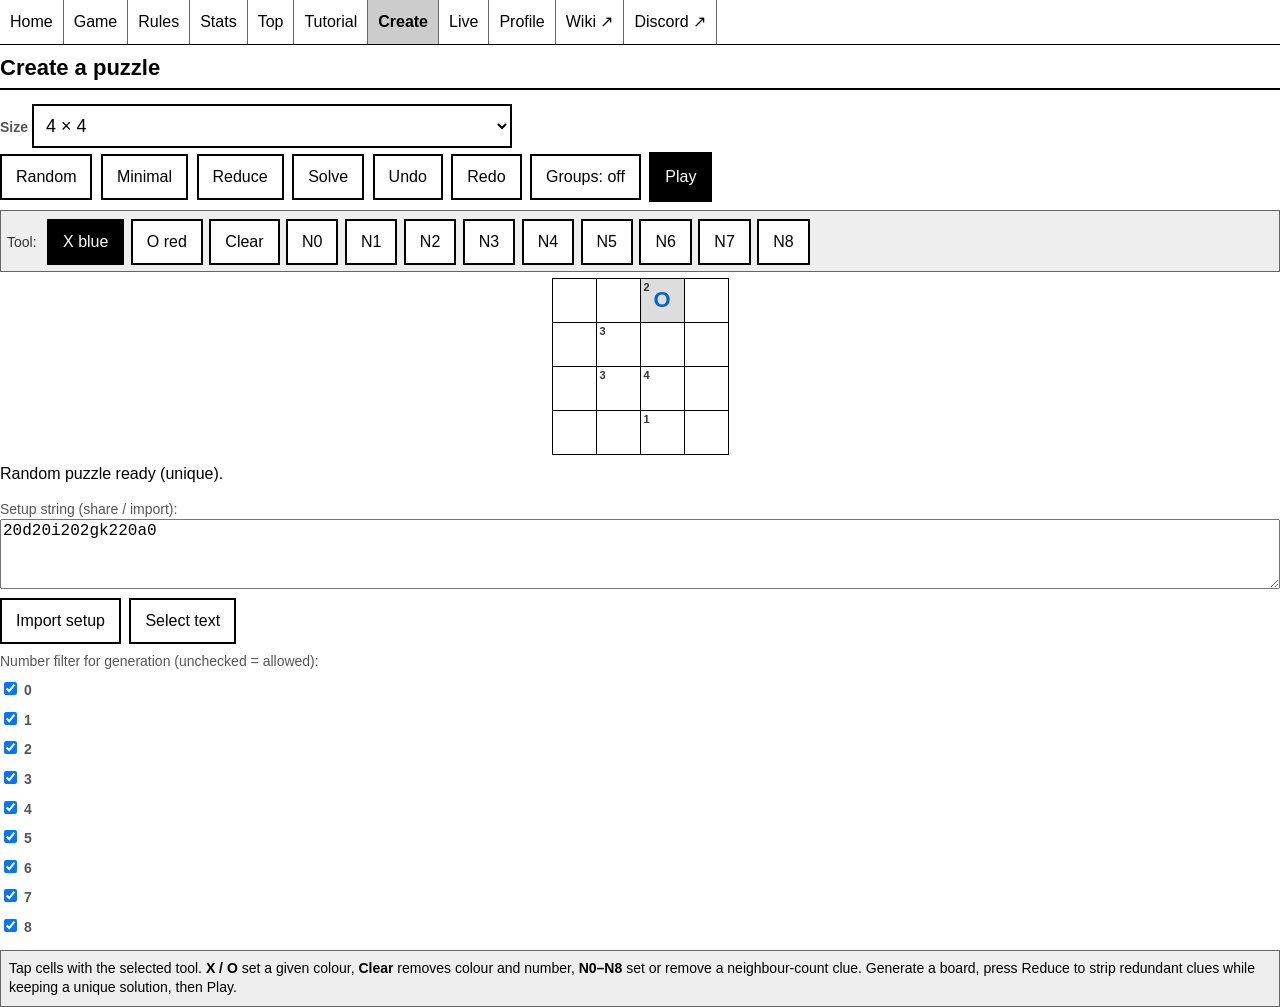
<file: static/create.html>
<!DOCTYPE html>
<html lang="en">
<head>
<meta charset="utf-8">
<meta name="viewport" content="width=device-width, initial-scale=1">
<title>Urjo — Create</title>
<link rel="stylesheet" href="style.css">
</head>
<body>
<nav class="nav" id="nav"><!--nav:begin--><a href="home.html">Home</a><a href="index.html">Game</a><a href="rules.html">Rules</a><a href="stats.html">Stats</a><a href="top.html">Top</a><a href="tutorial.html">Tutorial</a><a href="create.html" class="on">Create</a><a href="live.html">Live</a><a href="profile.html">Profile</a><a href="https://urjo.miraheze.org/wiki/Main_Page" target="_blank" rel="noopener noreferrer">Wiki ↗</a><a href="https://discord.gg/t6JATXqUQm" target="_blank" rel="noopener noreferrer">Discord ↗</a><!--nav:end--></nav>
<main>
<h1>Create a puzzle</h1>
<div class="toolbar">
  <label class="muted">Size
    <select id="size-sel">
      <option value="4">4 × 4</option>
      <option value="6">6 × 6</option>
      <option value="8">8 × 8</option>
      <option value="10">10 × 10</option>
    </select>
  </label>
  <button class="btn" id="btn-random">Random</button>
  <button class="btn" id="btn-minimal">Minimal</button>
  <button class="btn" id="btn-reduce">Reduce</button>
  <button class="btn" id="btn-solve">Solve</button>
  <button class="btn" id="btn-undo">Undo</button>
  <button class="btn" id="btn-redo">Redo</button>
  <button class="btn" id="btn-groups">Groups: off</button>
  <a class="btn primary" id="btn-play" href="index.html">Play</a>
</div>
<div class="palette" id="palette">
  <span class="lbl">Tool:</span>
  <button class="btn on" data-k="color" data-v="X">X blue</button>
  <button class="btn" data-k="color" data-v="O">O red</button>
  <button class="btn" data-k="clear">Clear</button>
  <button class="btn" data-k="num" data-v="0">N0</button>
  <button class="btn" data-k="num" data-v="1">N1</button>
  <button class="btn" data-k="num" data-v="2">N2</button>
  <button class="btn" data-k="num" data-v="3">N3</button>
  <button class="btn" data-k="num" data-v="4">N4</button>
  <button class="btn" data-k="num" data-v="5">N5</button>
  <button class="btn" data-k="num" data-v="6">N6</button>
  <button class="btn" data-k="num" data-v="7">N7</button>
  <button class="btn" data-k="num" data-v="8">N8</button>
</div>
<table id="grid"></table>
<div class="msg" id="create-status"></div>
<div class="field">
  <div class="muted">Setup string (share / import):</div>
  <textarea id="setup-box" class="setup-box" readonly></textarea>
  <button class="btn" id="btn-import">Import setup</button>
  <button class="btn" id="btn-copy">Select text</button>
</div>
<div class="field">
  <div class="muted">Number filter for generation (unchecked = allowed):</div>
  <span id="filter-box"></span>
</div>
<div class="help">
  Tap cells with the selected tool. <strong>X / O</strong> set a given colour,
  <strong>Clear</strong> removes colour and number, <strong>N0–N8</strong> set or
  remove a neighbour-count clue. Generate a board, press Reduce to strip
  redundant clues while keeping a unique solution, then Play.
</div>
</main>
<script src="api.js"></script>
<script src="puzzlib.js"></script>
<script>
(function () {
  'use strict';
  function $(id) { return document.getElementById(id); }

  var size = 4, board = [], tool = { k: 'color', v: 'X' };
  var groups = false, blocked = {};
  var hist = [], hpos = -1;

  function status(msg) { $('create-status').textContent = msg || ''; }

  function snapshot() { return { size: size, s: Puzz.encodeSetup(board) }; }

  function pushHist() {
    var snap = snapshot();
    if (hpos >= 0 && hist[hpos].size === snap.size && hist[hpos].s === snap.s) return;
    hist = hist.slice(0, hpos + 1);
    hist.push(snap);
    if (hist.length > 60) hist.shift();
    hpos = hist.length - 1;
    updateSetupBox();
  }

  function restore(snap) {
    size = snap.size;
    $('size-sel').value = String(size);
    board = Puzz.decodeSetup(snap.s);
    render();
    updateSetupBox();
  }

  function undo() { if (hpos > 0) { hpos--; restore(hist[hpos]); } }
  function redo() { if (hpos < hist.length - 1) { hpos++; restore(hist[hpos]); } }

  function updateSetupBox() {
    var s = Puzz.encodeSetup(board);
    $('setup-box').value = s;
    $('btn-play').href = 'index.html?setup=' + s;
  }

  function render() {
    var t = $('grid');
    t.innerHTML = '';
    var r, c, i, td, tr;
    for (r = 0; r < size; r++) {
      tr = document.createElement('tr');
      for (c = 0; c < size; c++) {
        i = r * size + c;
        td = document.createElement('td');
        Puzz.paintCell(td, board[i]);
        td.className += ' editable';
        if (groups && !board[i].colored && !board[i].filled) {
          td.innerHTML += '<span class="gsol">' + board[i].solution + '</span>';
        }
        td.setAttribute('data-i', i);
        tr.appendChild(td);
      }
      t.appendChild(tr);
    }
  }

  function applyTool(i) {
    var cell = board[i];
    if (tool.k === 'color') {
      cell.colored = true;
      cell.solution = tool.v;
    } else if (tool.k === 'clear') {
      cell.colored = false;
      cell.number = null;
    } else {
      var n = tool.v;
      cell.number = (cell.number === n) ? null : n;
    }
    pushHist();
    render();
    status('');
  }

  $('grid').onclick = function (e) {
    var td = e.target;
    while (td && td !== this && !td.getAttribute('data-i')) td = td.parentNode;
    if (!td || !td.getAttribute) return;
    var v = td.getAttribute('data-i');
    if (v === null) return;
    applyTool(parseInt(v, 10));
  };

  var palBtns = $('palette').getElementsByTagName('button');
  function selectTool(k, v, btn) {
    tool = { k: k, v: v };
    for (var i = 0; i < palBtns.length; i++) palBtns[i].className = 'btn';
    btn.className = 'btn on';
  }
  $('palette').onclick = function (e) {
    var b = e.target;
    while (b && b !== this && !b.getAttribute('data-k')) b = b.parentNode;
    if (!b || !b.getAttribute) return;
    var v = b.getAttribute('data-v');
    selectTool(b.getAttribute('data-k'), v === null ? null : v, b);
  };

  /* ---- generation ------------------------------------------------- */
  function stripBlocked(b) {
    var i;
    for (i = 0; i < b.length; i++) {
      if (b[i].number !== null && blocked[b[i].number]) b[i].number = null;
    }
    return b;
  }

  function generate(mode) {
    status('Generating…');
    var attempt, b, res, i, givens;
    givens = mode === 'minimal' ? 0 : 0.12;
    for (attempt = 0; attempt < 25; attempt++) {
      b = Puzz.randomBoard(size);
      Puzz.withNumbers(b, size);
      for (i = 0; i < b.length; i++) {
        if (Math.random() < givens) b[i].colored = true;
      }
      stripBlocked(b);
      b = Puzz.reduce(b, size, { timeCap: 2500 });
      stripBlocked(b);
      res = Puzz.solve(b, size, { timeCap: 3000 });
      if (res.count === 1) {
        board = b;
        pushHist();
        render();
        status(mode === 'minimal' ? 'Minimal puzzle ready (unique).'
                                  : 'Random puzzle ready (unique).');
        return;
      }
    }
    board = b;
    pushHist();
    render();
    status('Generated (solution not fully verified).');
  }

  $('btn-random').onclick = function () {
    status('Generating…');
    setTimeout(function () { generate('random'); }, 30);
  };
  $('btn-minimal').onclick = function () {
    status('Generating…');
    setTimeout(function () { generate('minimal'); }, 30);
  };

  $('btn-reduce').onclick = function () {
    status('Reducing…');
    setTimeout(function () {
      var out = Puzz.reduce(board, size, { timeCap: 3000 });
      stripBlocked(out);
      var res = Puzz.solve(out, size, { timeCap: 3000 });
      board = out;
      pushHist();
      render();
      status(res.count === 1 ? 'Reduced — still unique.'
                             : 'Reduced (uniqueness not verified).');
    }, 30);
  };

  $('btn-solve').onclick = function () {
    status('Solving…');
    setTimeout(function () {
      var res = Puzz.solve(board, size, { timeCap: 5000 });
      if (res.count === 1) status('Unique solution.');
      else if (res.count === 2) status('Multiple solutions.');
      else if (res.count === 0) status('No solution — check the clues.');
      else status('Could not verify within time budget.');
    }, 30);
  };

  $('btn-undo').onclick = undo;
  $('btn-redo').onclick = redo;

  $('btn-groups').onclick = function () {
    groups = !groups;
    this.textContent = 'Groups: ' + (groups ? 'on' : 'off');
    render();
  };

  $('size-sel').onchange = function () {
    var s = parseInt(this.value, 10);
    if (!confirm('Changing size clears the board. Continue?')) {
      this.value = String(size);
      return;
    }
    size = s;
    generate('random');
  };

  $('btn-import').onclick = function () {
    var s = $('setup-box').value.replace(/\s+/g, '');
    var st = Puzz.sideOf(s);
    if (!st) { status('Bad setup length — not a square.'); return; }
    size = st;
    $('size-sel').value = String(size);
    restore({ size: st, s: s });
    hist = [{ size: st, s: s }]; hpos = 0;
    status('Imported ' + size + '×' + size + ' setup.');
  };

  $('btn-copy').onclick = function () {
    var box = $('setup-box');
    box.focus();
    box.select();
    status('Setup text selected — use your browser copy.');
  };

  /* number filter checkboxes */
  (function () {
    var html = '', n;
    for (n = 0; n <= 8; n++) {
      html += '<label class="muted" style="margin-right:8px">' +
              '<input type="checkbox" data-n="' + n + '" checked> ' + n +
              '</label>';
    }
    $('filter-box').innerHTML = html;
    $('filter-box').onclick = function (e) {
      var el = e.target;
      if (!el.getAttribute || el.getAttribute('data-n') === null) return;
      var n2 = parseInt(el.getAttribute('data-n'), 10);
      if (el.checked) delete blocked[n2]; else blocked[n2] = true;
    };
  })();

  status('Generating…');
  setTimeout(function () { generate('random'); }, 50);
})();
</script>
</body>
</html>
</file>
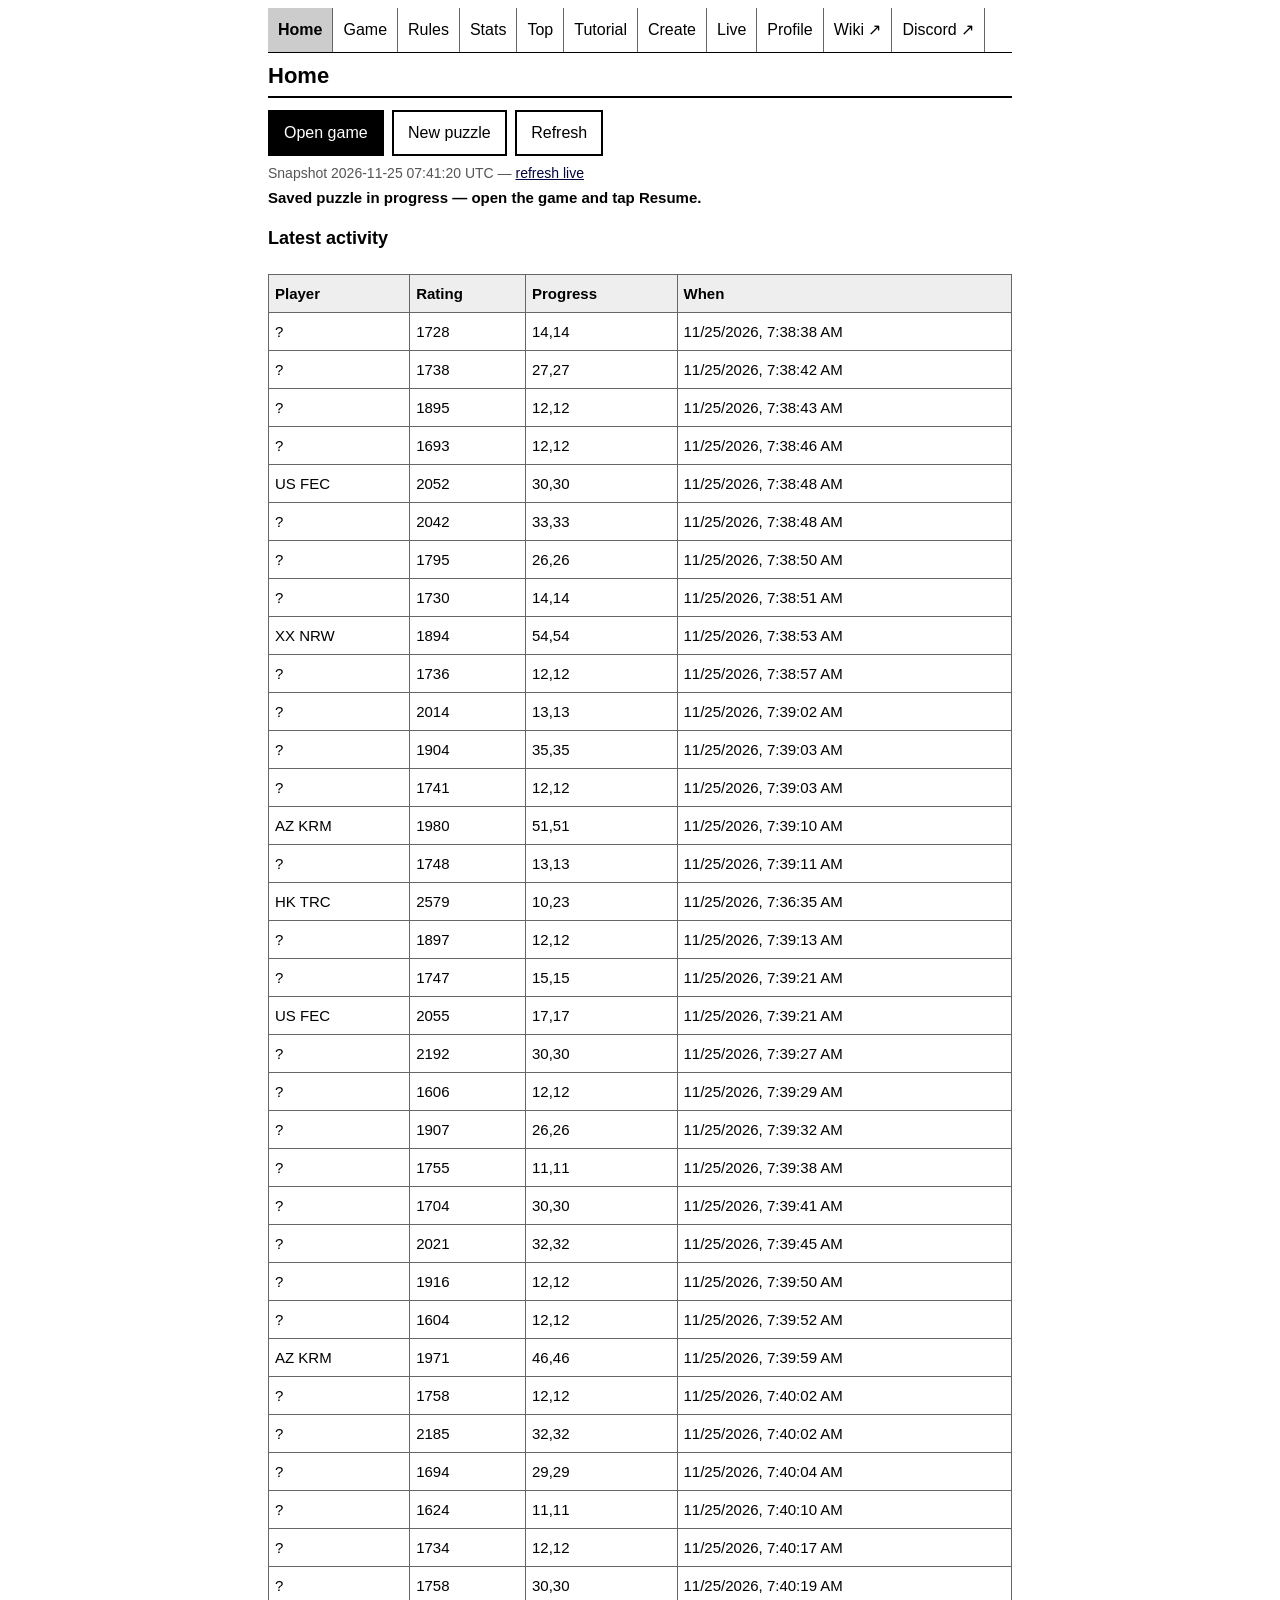
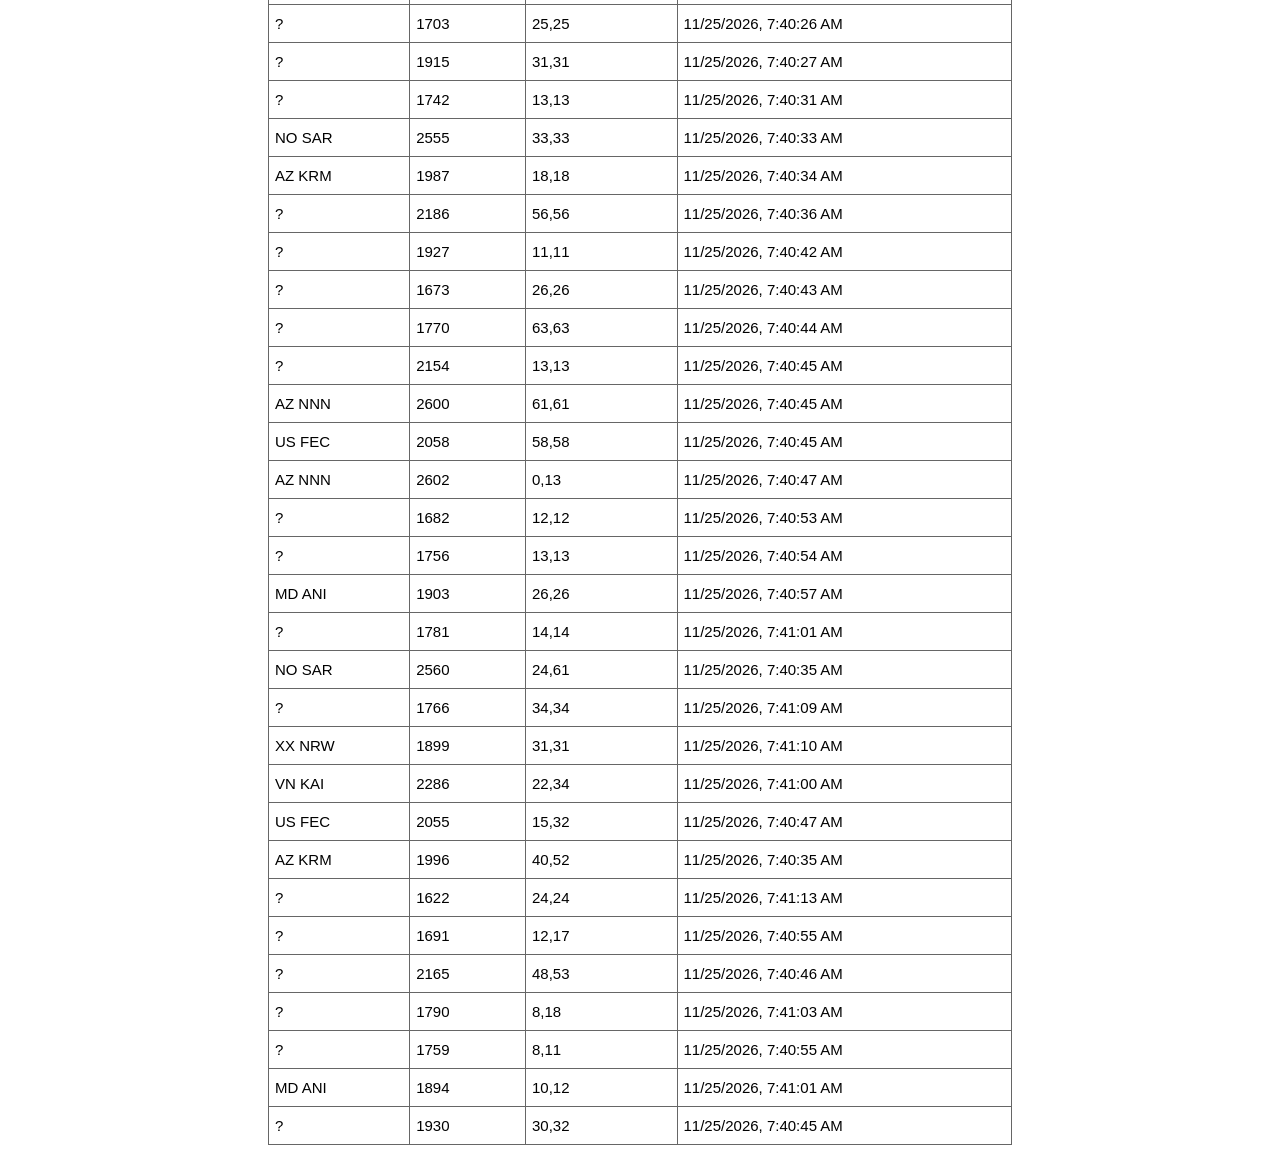
<file: static/home.html>
<!DOCTYPE html>
<html lang="en">
<head>
<meta charset="UTF-8">
<meta name="viewport" content="width=device-width, initial-scale=1.0, user-scalable=no">
<title>Urjo — Home</title>
<link rel="stylesheet" href="style.css">
</head>
<body>
<div class="wrap">

  <nav class="nav" id="nav"><!--nav:begin--><a href="home.html" class="on">Home</a><a href="index.html">Game</a><a href="rules.html">Rules</a><a href="stats.html">Stats</a><a href="top.html">Top</a><a href="tutorial.html">Tutorial</a><a href="create.html">Create</a><a href="live.html">Live</a><a href="profile.html">Profile</a><a href="https://urjo.miraheze.org/wiki/Main_Page" target="_blank" rel="noopener noreferrer">Wiki ↗</a><a href="https://discord.gg/t6JATXqUQm" target="_blank" rel="noopener noreferrer">Discord ↗</a><!--nav:end--></nav>
  <h1>Home</h1>

  <div id="toolbar">
    <button id="btn-open" class="btn primary">Open game</button>
    <button id="btn-new" class="btn">New puzzle</button>
    <button id="btn-refresh" class="btn">Refresh</button>
  </div>

  <div id="snapnote" class="muted"></div>
  <div id="status" class="msg">Loading...</div>

  <h2>Latest activity</h2>
  <div id="feed" class="msg"></div>

</div>
<script src="api.js"></script>
<script id="snap">window.SNAP = {"home": {"email":null,"inputMode":null,"state":{"state":{"solveId":"5ba6c4ac-83bc-46f8-9bd8-d3919ddd1c45","setup":"3030220100320202","t0":1794125745612,"log":[{"t":1794125748162,"type":"fill","i":1},{"t":1794125748712,"type":"fill","i":3},{"t":1794125749129,"type":"fill","i":6},{"t":1794125749929,"type":"fill","i":14},{"t":1794125751212,"type":"fill","i":11},{"t":1794125751612,"type":"fill","i":15},{"t":1794125752145,"type":"fill","i":5},{"t":1794125752545,"type":"fill","i":4},{"t":1794125753412,"type":"fill","i":8},{"t":1794125753812,"type":"fill","i":12},{"t":1794125754212,"type":"fill","i":9},{"t":1794125760862,"type":"fill","i":13}]},"notable":[{"topListBefore":2415,"topListAfter":2406}],"competeWith":[{"completedAt":1793946285785,"avatarName":null,"avatarFlag":null,"mistakes":0,"time":8799,"you":false,"ratingBefore":1550,"ratingAfter":1552,"publicSolveId":"d678220b-7ed0-40ff-9b30-4364f73b574a","avatarFlairSlot":null},{"completedAt":1794058552565,"avatarName":null,"avatarFlag":null,"mistakes":0,"time":14862,"you":false,"ratingBefore":1545,"ratingAfter":1547,"publicSolveId":"08b37cad-d634-4587-971a-b78311f306e6","avatarFlairSlot":null},{"completedAt":1794125762316,"avatarName":null,"avatarFlag":null,"mistakes":0,"time":15250,"you":true,"ratingBefore":1559,"ratingAfter":1563,"publicSolveId":"5ba6c4ac-83bc-46f8-9bd8-d3919ddd1c45","avatarFlairSlot":null},{"completedAt":1794039070372,"avatarName":null,"avatarFlag":null,"mistakes":1,"time":10645,"you":false,"ratingBefore":1505,"ratingAfter":1500,"publicSolveId":"3cd3ebf3-520b-43c9-8ffc-2ec16a0b2361","avatarFlairSlot":null},{"completedAt":1794079767100,"avatarName":null,"avatarFlag":null,"mistakes":3,"time":22182,"you":false,"ratingBefore":1411,"ratingAfter":1407,"publicSolveId":"5e1b51b1-c215-475a-8af6-c605af3f242a","avatarFlairSlot":null}],"sparkline":{"history":[{"rating":1579,"perfect":false},{"rating":1559,"perfect":false},{"rating":1563,"perfect":true}],"nextLevel":[1586,"MDL"]},"latest":[{"key":"8e66d551","avatarFlag":null,"avatarName":null,"state":"33111133b1131331","progress":[14,14],"t0":1795592249250,"paused_total":0,"paused_at":null,"mistakes_list":[],"userId":"d307a64e","userRating":1728,"userSolves":11,"completedAt":1795592318780,"solveId":"040c72ca-6d89-4733-8616-2af15e3906ac"},{"key":"ce147e19","avatarFlag":null,"avatarName":null,"state":"33111b13131f11331311333df31131f13131","progress":[27,27],"t0":1795592284655,"paused_total":0,"paused_at":null,"mistakes_list":[],"userId":"cbbca02b","userRating":1738,"userSolves":36,"completedAt":1795592322163,"solveId":"8d633f33-03b9-4d8a-af22-8e8ec0067f1d"},{"key":"6cf36706","avatarFlag":null,"avatarName":null,"state":"13f1313131131313","progress":[12,12],"t0":1795592316206,"paused_total":0,"paused_at":null,"mistakes_list":[],"userId":"729d269f","userRating":1895,"userSolves":40,"completedAt":1795592323980,"solveId":"457a674b-4b3f-4796-a8ff-44313ffd082a"},{"key":"a2f1b2bd","avatarFlag":null,"avatarName":null,"state":"1313113j31313311","progress":[12,12],"t0":1795592316944,"paused_total":0,"paused_at":null,"mistakes_list":[],"userId":"693a363d","userRating":1693,"userSolves":314,"completedAt":1795592326062,"solveId":"f291cf43-6790-485e-9c13-1468d2f1b006"},{"key":"26c83884","avatarFlag":"US","avatarName":"FEC","state":"3ll133111333133311333111113331b3111b","progress":[30,30],"t0":1795592242038,"paused_total":0,"paused_at":null,"mistakes_list":[],"userId":"cc8a0dc3","userRating":2052,"userSolves":10630,"completedAt":1795592328302,"solveId":"b726377d-9855-4cce-842a-1fa1fc10af75"},{"key":"ae6cc4e3","avatarFlag":null,"avatarName":null,"state":"d113n3131313111j33333h11n13131f3f1ld","progress":[33,33],"t0":1795592254646,"paused_total":0,"paused_at":null,"mistakes_list":[21,13],"userId":"4548e4f6","userRating":2042,"userSolves":29238,"completedAt":1795592328765,"solveId":"0dbd9dfd-3e1c-426a-b67d-80abd10dcbc8"},{"key":"59f82557","avatarFlag":null,"avatarName":null,"state":"1113331131333113h33311j1133311333111","progress":[26,26],"t0":1795592305863,"paused_total":0,"paused_at":null,"mistakes_list":[27],"userId":"790dd518","userRating":1795,"userSolves":564,"completedAt":1795592330887,"solveId":"a3859c9f-6e3f-4b17-814e-acbac0e79d0b"},{"key":"99d3b7e6","avatarFlag":null,"avatarName":null,"state":"3131113333115317","progress":[14,14],"t0":1795592320134,"paused_total":0,"paused_at":null,"mistakes_list":[],"userId":"d307a64e","userRating":1730,"userSolves":12,"completedAt":1795592331916,"solveId":"740abb89-36a9-42b2-a96d-82ee120ba028"},{"key":"0357b65d","avatarFlag":"XX","avatarName":"NRW","state":"133311131111333311x3333111p133333j131131n1331311n33111133r313l11","progress":[54,54],"t0":1795592123017,"paused_total":0,"paused_at":null,"mistakes_list":[41],"userId":"6639f2ed","userRating":1894,"userSolves":666,"completedAt":1795592333422,"solveId":"74dae1af-b722-4a84-81f9-dbe5045123b0"},{"key":"03cf71e7","avatarFlag":null,"avatarName":null,"state":"1393113333113131","progress":[12,12],"t0":1795592325081,"paused_total":0,"paused_at":null,"mistakes_list":[],"userId":"cbbca02b","userRating":1736,"userSolves":37,"completedAt":1795592337038,"solveId":"48413f4e-aac5-46de-a777-3ebef613b7cf"},{"key":"d63ca835","avatarFlag":null,"avatarName":null,"state":"1133133131133fh1","progress":[13,13],"t0":1795592333679,"paused_total":0,"paused_at":null,"mistakes_list":[],"userId":"4548e4f6","userRating":2014,"userSolves":29239,"completedAt":1795592342374,"solveId":"c53bcf6e-909c-4590-a7c5-32cd4e8eb680"},{"key":"6e2d9a2e","avatarFlag":null,"avatarName":null,"state":"33111331p713331113113331133131113331","progress":[35,35],"t0":1795592327000,"paused_total":0,"paused_at":null,"mistakes_list":[27],"userId":"729d269f","userRating":1904,"userSolves":41,"completedAt":1795592343878,"solveId":"f6ac9e1c-8fac-4929-9a44-1bc2918cad90"},{"key":"2f330405","avatarFlag":null,"avatarName":null,"state":"331131311133d313","progress":[12,12],"t0":1795592333040,"paused_total":0,"paused_at":null,"mistakes_list":[],"userId":"d307a64e","userRating":1741,"userSolves":13,"completedAt":1795592343919,"solveId":"0b27f969-dce8-4938-93f0-b5d1e7f82aa7"},{"key":"7ffbdb54","avatarFlag":"AZ","avatarName":"KRM","state":"31313117113333111333311l1133313113131133j31113313h1113v333l11313","progress":[51,51],"t0":1795592249202,"paused_total":0,"paused_at":null,"mistakes_list":[],"userId":"d6f419c5","userRating":1980,"userSolves":2393,"completedAt":1795592350879,"solveId":"7b54ed21-6605-462d-8e49-ba9dfec3fbb6"},{"key":"b4519ead","avatarFlag":null,"avatarName":null,"state":"3113313113311393","progress":[13,13],"t0":1795592342139,"paused_total":0,"paused_at":null,"mistakes_list":[],"userId":"cbbca02b","userRating":1748,"userSolves":38,"completedAt":1795592351082,"solveId":"97787b72-c967-4016-b653-4042c32a347b"},{"key":"e20e7355","avatarFlag":"HK","avatarName":"TRC","state":"311032130i133133111m23k0130122302d31","progress":[10,23],"t0":1795592195838,"paused_total":0,"paused_at":null,"mistakes_list":[],"userId":"5a874c1a","userRating":2579,"userSolves":7423,"completedAt":null,"solveId":null},{"key":"d8d9743a","avatarFlag":null,"avatarName":null,"state":"33113h31h31j1133","progress":[12,12],"t0":1795592345766,"paused_total":0,"paused_at":null,"mistakes_list":[],"userId":"729d269f","userRating":1897,"userSolves":42,"completedAt":1795592353914,"solveId":"ce547671-65b8-429b-a8b0-377d7e772229"},{"key":"6b54fa2c","avatarFlag":null,"avatarName":null,"state":"113331l3j3115331","progress":[15,15],"t0":1795592345211,"paused_total":0,"paused_at":null,"mistakes_list":[],"userId":"d307a64e","userRating":1747,"userSolves":14,"completedAt":1795592361018,"solveId":"497bd1b8-96cc-4578-a67e-85986a2a6bc3"},{"key":"40fc5c0f","avatarFlag":"US","avatarName":"FEC","state":"31131311331313v31113r1313n1l313dl133","progress":[17,17],"t0":1795592329932,"paused_total":0,"paused_at":null,"mistakes_list":[],"userId":"cc8a0dc3","userRating":2055,"userSolves":10631,"completedAt":1795592361609,"solveId":"29e1b0e8-fa70-4bac-9eec-051f6f1b19d2"},{"key":"6e4d3a1e","avatarFlag":null,"avatarName":null,"state":"d131333133113311j1311fh313113313j311","progress":[30,30],"t0":1795551722912,"paused_total":0,"paused_at":null,"mistakes_list":[],"userId":"21aac41e","userRating":2192,"userSolves":2803,"completedAt":1795592367507,"solveId":"20f16eb0-ca8e-4e1c-b332-2859d7a3af0d"},{"key":"b48685fe","avatarFlag":null,"avatarName":null,"state":"1331313131131313","progress":[12,12],"t0":1795592351069,"paused_total":0,"paused_at":null,"mistakes_list":[],"userId":"f8dac498","userRating":1606,"userSolves":27,"completedAt":1795592369241,"solveId":"bd1a6739-dc8d-4848-b2af-42a31d3e9d18"},{"key":"57f7dfa0","avatarFlag":null,"avatarName":null,"state":"31313131113f33131d13h313113133133311","progress":[26,26],"t0":1795592356429,"paused_total":0,"paused_at":null,"mistakes_list":[],"userId":"729d269f","userRating":1907,"userSolves":43,"completedAt":1795592372397,"solveId":"23ca6f87-6fe7-49f9-8fa7-32c9e00b5c08"},{"key":"b9d13ae3","avatarFlag":null,"avatarName":null,"state":"b131131331131331","progress":[11,11],"t0":1795592361946,"paused_total":0,"paused_at":null,"mistakes_list":[],"userId":"d307a64e","userRating":1755,"userSolves":15,"completedAt":1795592378779,"solveId":"783bf040-4990-4ee1-ba56-45e8c223893e"},{"key":"5341593c","avatarFlag":null,"avatarName":null,"state":"53nf113331113l13311113331f11333d311f","progress":[30,30],"t0":1795592327218,"paused_total":0,"paused_at":null,"mistakes_list":[6,2],"userId":"693a363d","userRating":1704,"userSolves":315,"completedAt":1795592381118,"solveId":"46fe62a6-d2a5-4418-9ced-531f143e72f1"},{"key":"2721959d","avatarFlag":null,"avatarName":null,"state":"3331111331311113331f1331313113311bd3","progress":[32,32],"t0":1795592345585,"paused_total":0,"paused_at":null,"mistakes_list":[25],"userId":"4548e4f6","userRating":2021,"userSolves":29240,"completedAt":1795592385697,"solveId":"db570b45-bb38-4b5a-b203-237899f0dfc5"},{"key":"4e645a2b","avatarFlag":null,"avatarName":null,"state":"31313113d3139339","progress":[12,12],"t0":1795592375334,"paused_total":0,"paused_at":null,"mistakes_list":[],"userId":"729d269f","userRating":1916,"userSolves":44,"completedAt":1795592390366,"solveId":"78c78ec9-0381-4ddd-970c-e93edf31c013"},{"key":"1cc03772","avatarFlag":null,"avatarName":null,"state":"1313313113313113","progress":[12,12],"t0":1795592375432,"paused_total":0,"paused_at":null,"mistakes_list":[],"userId":"f8dac498","userRating":1604,"userSolves":28,"completedAt":1795592392561,"solveId":"d063d726-d0d1-47c5-8e31-e7d78e856efc"},{"key":"33f6aa5e","avatarFlag":"AZ","avatarName":"KRM","state":"133313913111133f313t13131131133331j33h1133113131931331311b1331h3","progress":[46,46],"t0":1795592352459,"paused_total":0,"paused_at":null,"mistakes_list":[],"userId":"d6f419c5","userRating":1971,"userSolves":2394,"completedAt":1795592399415,"solveId":"7c4fbc9c-80d5-4ffd-9daf-014675873ea4"},{"key":"75026567","avatarFlag":null,"avatarName":null,"state":"311333111n311133","progress":[12,12],"t0":1795592390589,"paused_total":0,"paused_at":null,"mistakes_list":[3],"userId":"cbbca02b","userRating":1758,"userSolves":39,"completedAt":1795592402516,"solveId":"c298a4b4-1db7-4552-bca6-293fa5b999d7"},{"key":"ff4293e5","avatarFlag":null,"avatarName":null,"state":"533h313311h31113333h331h33n111111333","progress":[32,32],"t0":1795592369818,"paused_total":0,"paused_at":null,"mistakes_list":[],"userId":"21aac41e","userRating":2185,"userSolves":2804,"completedAt":1795592402568,"solveId":"273cd40f-2569-4c1b-8204-db46e0dc1ac6"},{"key":"a347071e","avatarFlag":null,"avatarName":null,"state":"33311111333113331113113331113n311313","progress":[29,29],"t0":1795592382458,"paused_total":0,"paused_at":null,"mistakes_list":[],"userId":"693a363d","userRating":1694,"userSolves":316,"completedAt":1795592404301,"solveId":"b1aa6d68-7a47-4a6a-a5a3-566cb305ad26"},{"key":"32415eb4","avatarFlag":null,"avatarName":null,"state":"3311311313311133","progress":[11,11],"t0":1795592398911,"paused_total":0,"paused_at":null,"mistakes_list":[],"userId":"f8dac498","userRating":1624,"userSolves":29,"completedAt":1795592410712,"solveId":"5d64a06c-e96c-4753-bf51-b64129c6e83b"},{"key":"cbeac39a","avatarFlag":null,"avatarName":null,"state":"331d311313311133","progress":[12,12],"t0":1795592404986,"paused_total":0,"paused_at":null,"mistakes_list":[],"userId":"cbbca02b","userRating":1734,"userSolves":40,"completedAt":1795592417873,"solveId":"0554d3d4-5120-4e05-9dac-890b221c7779"},{"key":"4c96f264","avatarFlag":null,"avatarName":null,"state":"3311131333111n3131113313b11133311335","progress":[30,30],"t0":1795592379677,"paused_total":0,"paused_at":null,"mistakes_list":[],"userId":"d307a64e","userRating":1758,"userSolves":16,"completedAt":1795592419935,"solveId":"077890aa-3c6a-434d-a591-d091f1b8c145"},{"key":"5aeae178","avatarFlag":null,"avatarName":null,"state":"133113113313133311311331331131311133","progress":[25,25],"t0":1795592405906,"paused_total":0,"paused_at":null,"mistakes_list":[31],"userId":"693a363d","userRating":1703,"userSolves":317,"completedAt":1795592426921,"solveId":"94f3c08e-d791-46bc-9b9b-916872311c73"},{"key":"3830838f","avatarFlag":null,"avatarName":null,"state":"131335113133111333331311n33111353h13","progress":[31,31],"t0":1795592393003,"paused_total":0,"paused_at":null,"mistakes_list":[],"userId":"729d269f","userRating":1915,"userSolves":45,"completedAt":1795592427299,"solveId":"44c3bd79-63ab-40d2-bce8-0143ab6d3cd1"},{"key":"a7340d11","avatarFlag":null,"avatarName":null,"state":"f31131131l331331","progress":[13,13],"t0":1795592420015,"paused_total":0,"paused_at":null,"mistakes_list":[],"userId":"cbbca02b","userRating":1742,"userSolves":41,"completedAt":1795592431905,"solveId":"d0fc434e-fa35-454d-880c-a7517da3056e"},{"key":"fd6f852c","avatarFlag":"NO","avatarName":"SAR","state":"1d313f3j1h31n11f3133h113133311113313","progress":[33,33],"t0":1795592399744,"paused_total":0,"paused_at":null,"mistakes_list":[],"userId":"620fe923","userRating":2555,"userSolves":15692,"completedAt":1795592433772,"solveId":"a495deee-cb5f-4e48-8d43-dfa8ed25c241"},{"key":"31ad7abd","avatarFlag":"AZ","avatarName":"KRM","state":"711313111333j331l1j3111b1133j1133139","progress":[18,18],"t0":1795592408641,"paused_total":0,"paused_at":null,"mistakes_list":[],"userId":"d6f419c5","userRating":1987,"userSolves":2395,"completedAt":1795592434425,"solveId":"7405c194-9fa1-4c8e-b73f-3c6f499707e0"},{"key":"fbe603c6","avatarFlag":null,"avatarName":null,"state":"11133313111j1333111133331313331d313311313z31t113r33131113rj11131","progress":[56,56],"t0":1795592404388,"paused_total":0,"paused_at":null,"mistakes_list":[58],"userId":"21aac41e","userRating":2186,"userSolves":2805,"completedAt":1795592436661,"solveId":"b4c5a3e1-843e-4eb0-93b1-93c4bc15cb36"},{"key":"43b782ef","avatarFlag":null,"avatarName":null,"state":"313113131331bd13","progress":[11,11],"t0":1795592429748,"paused_total":0,"paused_at":null,"mistakes_list":[],"userId":"729d269f","userRating":1927,"userSolves":46,"completedAt":1795592442721,"solveId":"f3d59e21-7608-4711-bc3c-d7add996480d"},{"key":"8b58295e","avatarFlag":null,"avatarName":null,"state":"331131311133113313111333133311333111","progress":[26,26],"t0":1795592428124,"paused_total":0,"paused_at":null,"mistakes_list":[],"userId":"693a363d","userRating":1673,"userSolves":318,"completedAt":1795592443970,"solveId":"94bf1ba8-77ad-47e8-87a2-3f0764ea5e58"},{"key":"a6acd0ad","avatarFlag":null,"avatarName":null,"state":"1133h13313111333331B1335331111333rj1311131133j111133z11311333311","progress":[63,63],"t0":1795592333859,"paused_total":0,"paused_at":null,"mistakes_list":[14,41,0],"userId":"790dd518","userRating":1770,"userSolves":565,"completedAt":1795592444438,"solveId":"172b9744-74ba-48ff-b9c1-3638ac9e1927"},{"key":"7a538e2f","avatarFlag":null,"avatarName":null,"state":"33111331b1131133","progress":[13,13],"t0":1795592439725,"paused_total":0,"paused_at":null,"mistakes_list":[],"userId":"21aac41e","userRating":2154,"userSolves":2806,"completedAt":1795592445155,"solveId":"8a772a5c-bd17-44aa-a068-8352fe6df4ab"},{"key":"1e03eec3","avatarFlag":"AZ","avatarName":"NNN","state":"13331311311133j111fr3311311333111131j1331331x1r3n311113n33131113","progress":[61,61],"t0":1795592224373,"paused_total":0,"paused_at":null,"mistakes_list":[],"userId":"256ac44c","userRating":2600,"userSolves":8919,"completedAt":1795592445630,"solveId":"c9af5167-a2ea-436a-ba53-d07e04a823fb"},{"key":"17b40fb0","avatarFlag":"US","avatarName":"FEC","state":"131n3131f13331111v333111333311111331pf1331t1133311B1333331111333","progress":[58,58],"t0":1795592363329,"paused_total":0,"paused_at":null,"mistakes_list":[],"userId":"cc8a0dc3","userRating":2058,"userSolves":10632,"completedAt":1795592445872,"solveId":"466d6c18-f6ae-4c43-be06-f878d59931ff"},{"key":"fa9f78e9","avatarFlag":"AZ","avatarName":"NNN","state":"202001222ig00213","progress":[0,13],"t0":1795592447757,"paused_total":0,"paused_at":null,"mistakes_list":[],"userId":"256ac44c","userRating":2602,"userSolves":8920,"completedAt":null,"solveId":null},{"key":"9f555cc6","avatarFlag":null,"avatarName":null,"state":"131b311331311331","progress":[12,12],"t0":1795592445367,"paused_total":0,"paused_at":null,"mistakes_list":[],"userId":"693a363d","userRating":1682,"userSolves":319,"completedAt":1795592453848,"solveId":"d1324fa1-632e-48a2-aef6-539ab4c44ad2"},{"key":"33a9aa89","avatarFlag":null,"avatarName":null,"state":"1331h1333l133311","progress":[13,13],"t0":1795592434639,"paused_total":0,"paused_at":null,"mistakes_list":[],"userId":"cbbca02b","userRating":1756,"userSolves":42,"completedAt":1795592454380,"solveId":"2dda674c-48a4-488a-baed-cef8660371ae"},{"key":"31353765","avatarFlag":"MD","avatarName":"ANI","state":"3133111131333j1131311313133113131339","progress":[26,26],"t0":1795592381878,"paused_total":0,"paused_at":null,"mistakes_list":[11],"userId":"9b54e71c","userRating":1903,"userSolves":948,"completedAt":1795592457968,"solveId":"ee3be65c-147f-4537-bca1-7f335fe9f537"},{"key":"5644e2f7","avatarFlag":null,"avatarName":null,"state":"1331331131l3d133","progress":[14,14],"t0":1795592448560,"paused_total":0,"paused_at":null,"mistakes_list":[],"userId":"790dd518","userRating":1781,"userSolves":566,"completedAt":1795592461670,"solveId":"f29d5270-1527-4c4e-b74b-18a0e9340101"},{"key":"2a62d1a8","avatarFlag":"NO","avatarName":"SAR","state":"331f31d111l3d3331201n3532000033300222020202822002u22000h42200122","progress":[24,61],"t0":1795592435201,"paused_total":0,"paused_at":null,"mistakes_list":[],"userId":"620fe923","userRating":2560,"userSolves":15693,"completedAt":null,"solveId":null},{"key":"1e7729f9","avatarFlag":null,"avatarName":null,"state":"111333131353111333333h11n13131333111","progress":[34,34],"t0":1795592421387,"paused_total":0,"paused_at":null,"mistakes_list":[10],"userId":"d307a64e","userRating":1766,"userSolves":17,"completedAt":1795592469652,"solveId":"7ce37c37-f8ce-4dc9-acda-731315415285"},{"key":"eb6afd5b","avatarFlag":"XX","avatarName":"NRW","state":"3113133331111331b133l1h3111n33h1f3n1","progress":[31,31],"t0":1795592376759,"paused_total":0,"paused_at":null,"mistakes_list":[],"userId":"6639f2ed","userRating":1899,"userSolves":667,"completedAt":1795592470936,"solveId":"a359a0b4-cda3-46cb-88e1-21162b0ba105"},{"key":"b1228540","avatarFlag":"VN","avatarName":"KAI","state":"0020330222l1220031333l11111333711353","progress":[22,34],"t0":1795592460712,"paused_total":0,"paused_at":null,"mistakes_list":[],"userId":"b1b6b5a6","userRating":2286,"userSolves":16173,"completedAt":null,"solveId":null},{"key":"96eba4c1","avatarFlag":"US","avatarName":"FEC","state":"3h3135hl1333b02n1102k032220012022210","progress":[15,32],"t0":1795592447434,"paused_total":0,"paused_at":null,"mistakes_list":[],"userId":"cc8a0dc3","userRating":2055,"userSolves":10633,"completedAt":null,"solveId":null},{"key":"f7d92055","avatarFlag":"AZ","avatarName":"KRM","state":"1p1331331111r3331p131r33f3311311353331x1333201xl2320112103002e03","progress":[40,52],"t0":1795592435632,"paused_total":0,"paused_at":null,"mistakes_list":[],"userId":"d6f419c5","userRating":1996,"userSolves":2396,"completedAt":null,"solveId":null},{"key":"01d5bbb9","avatarFlag":null,"avatarName":null,"state":"111333333111313131133311111333331113","progress":[24,24],"t0":1795592416319,"paused_total":0,"paused_at":null,"mistakes_list":[],"userId":"f8dac498","userRating":1622,"userSolves":30,"completedAt":1795592473819,"solveId":"e55fd436-11c2-4c39-af7d-ad4294a84c57"},{"key":"5f726d3d","avatarFlag":null,"avatarName":null,"state":"3331111133311t133330p1u312131f323hg1","progress":[12,17],"t0":1795592455125,"paused_total":0,"paused_at":null,"mistakes_list":[11],"userId":"693a363d","userRating":1691,"userSolves":320,"completedAt":null,"solveId":null},{"key":"caea9ab5","avatarFlag":null,"avatarName":null,"state":"133331113v32011113333p11311n313d1311133nh100233nb131135331111333","progress":[48,53],"t0":1795592446907,"paused_total":0,"paused_at":null,"mistakes_list":[],"userId":"21aac41e","userRating":2165,"userSolves":2807,"completedAt":null,"solveId":null},{"key":"213b7d16","avatarFlag":null,"avatarName":null,"state":"f3n11193r311201330220112013l3300h3n3","progress":[8,18],"t0":1795592463247,"paused_total":0,"paused_at":null,"mistakes_list":[],"userId":"790dd518","userRating":1790,"userSolves":567,"completedAt":null,"solveId":null},{"key":"8c4790f9","avatarFlag":null,"avatarName":null,"state":"31132131133d0213","progress":[8,11],"t0":1795592455752,"paused_total":0,"paused_at":null,"mistakes_list":[],"userId":"cbbca02b","userRating":1759,"userSolves":43,"completedAt":null,"solveId":null},{"key":"fe33bc84","avatarFlag":"MD","avatarName":"ANI","state":"3121130311n33311","progress":[10,12],"t0":1795592461562,"paused_total":0,"paused_at":null,"mistakes_list":[],"userId":"9b54e71c","userRating":1894,"userSolves":949,"completedAt":null,"solveId":null},{"key":"21cfd3eb","avatarFlag":null,"avatarName":null,"state":"33112111j133ll331jh3n113311321f31311","progress":[30,32],"t0":1795592445072,"paused_total":0,"paused_at":null,"mistakes_list":[],"userId":"729d269f","userRating":1930,"userSolves":47,"completedAt":null,"solveId":null}]},"latest":[{"key":"8e66d551","avatarFlag":null,"avatarName":null,"state":"33111133b1131331","progress":[14,14],"t0":1795592249250,"paused_total":0,"paused_at":null,"mistakes_list":[],"userId":"d307a64e","userRating":1728,"userSolves":11,"completedAt":1795592318780,"solveId":"040c72ca-6d89-4733-8616-2af15e3906ac"},{"key":"ce147e19","avatarFlag":null,"avatarName":null,"state":"33111b13131f11331311333df31131f13131","progress":[27,27],"t0":1795592284655,"paused_total":0,"paused_at":null,"mistakes_list":[],"userId":"cbbca02b","userRating":1738,"userSolves":36,"completedAt":1795592322163,"solveId":"8d633f33-03b9-4d8a-af22-8e8ec0067f1d"},{"key":"6cf36706","avatarFlag":null,"avatarName":null,"state":"13f1313131131313","progress":[12,12],"t0":1795592316206,"paused_total":0,"paused_at":null,"mistakes_list":[],"userId":"729d269f","userRating":1895,"userSolves":40,"completedAt":1795592323980,"solveId":"457a674b-4b3f-4796-a8ff-44313ffd082a"},{"key":"a2f1b2bd","avatarFlag":null,"avatarName":null,"state":"1313113j31313311","progress":[12,12],"t0":1795592316944,"paused_total":0,"paused_at":null,"mistakes_list":[],"userId":"693a363d","userRating":1693,"userSolves":314,"completedAt":1795592326062,"solveId":"f291cf43-6790-485e-9c13-1468d2f1b006"},{"key":"26c83884","avatarFlag":"US","avatarName":"FEC","state":"3ll133111333133311333111113331b3111b","progress":[30,30],"t0":1795592242038,"paused_total":0,"paused_at":null,"mistakes_list":[],"userId":"cc8a0dc3","userRating":2052,"userSolves":10630,"completedAt":1795592328302,"solveId":"b726377d-9855-4cce-842a-1fa1fc10af75"},{"key":"ae6cc4e3","avatarFlag":null,"avatarName":null,"state":"d113n3131313111j33333h11n13131f3f1ld","progress":[33,33],"t0":1795592254646,"paused_total":0,"paused_at":null,"mistakes_list":[21,13],"userId":"4548e4f6","userRating":2042,"userSolves":29238,"completedAt":1795592328765,"solveId":"0dbd9dfd-3e1c-426a-b67d-80abd10dcbc8"},{"key":"59f82557","avatarFlag":null,"avatarName":null,"state":"1113331131333113h33311j1133311333111","progress":[26,26],"t0":1795592305863,"paused_total":0,"paused_at":null,"mistakes_list":[27],"userId":"790dd518","userRating":1795,"userSolves":564,"completedAt":1795592330887,"solveId":"a3859c9f-6e3f-4b17-814e-acbac0e79d0b"},{"key":"99d3b7e6","avatarFlag":null,"avatarName":null,"state":"3131113333115317","progress":[14,14],"t0":1795592320134,"paused_total":0,"paused_at":null,"mistakes_list":[],"userId":"d307a64e","userRating":1730,"userSolves":12,"completedAt":1795592331916,"solveId":"740abb89-36a9-42b2-a96d-82ee120ba028"},{"key":"0357b65d","avatarFlag":"XX","avatarName":"NRW","state":"133311131111333311x3333111p133333j131131n1331311n33111133r313l11","progress":[54,54],"t0":1795592123017,"paused_total":0,"paused_at":null,"mistakes_list":[41],"userId":"6639f2ed","userRating":1894,"userSolves":666,"completedAt":1795592333422,"solveId":"74dae1af-b722-4a84-81f9-dbe5045123b0"},{"key":"03cf71e7","avatarFlag":null,"avatarName":null,"state":"1393113333113131","progress":[12,12],"t0":1795592325081,"paused_total":0,"paused_at":null,"mistakes_list":[],"userId":"cbbca02b","userRating":1736,"userSolves":37,"completedAt":1795592337038,"solveId":"48413f4e-aac5-46de-a777-3ebef613b7cf"},{"key":"d63ca835","avatarFlag":null,"avatarName":null,"state":"1133133131133fh1","progress":[13,13],"t0":1795592333679,"paused_total":0,"paused_at":null,"mistakes_list":[],"userId":"4548e4f6","userRating":2014,"userSolves":29239,"completedAt":1795592342374,"solveId":"c53bcf6e-909c-4590-a7c5-32cd4e8eb680"},{"key":"6e2d9a2e","avatarFlag":null,"avatarName":null,"state":"33111331p713331113113331133131113331","progress":[35,35],"t0":1795592327000,"paused_total":0,"paused_at":null,"mistakes_list":[27],"userId":"729d269f","userRating":1904,"userSolves":41,"completedAt":1795592343878,"solveId":"f6ac9e1c-8fac-4929-9a44-1bc2918cad90"},{"key":"2f330405","avatarFlag":null,"avatarName":null,"state":"331131311133d313","progress":[12,12],"t0":1795592333040,"paused_total":0,"paused_at":null,"mistakes_list":[],"userId":"d307a64e","userRating":1741,"userSolves":13,"completedAt":1795592343919,"solveId":"0b27f969-dce8-4938-93f0-b5d1e7f82aa7"},{"key":"7ffbdb54","avatarFlag":"AZ","avatarName":"KRM","state":"31313117113333111333311l1133313113131133j31113313h1113v333l11313","progress":[51,51],"t0":1795592249202,"paused_total":0,"paused_at":null,"mistakes_list":[],"userId":"d6f419c5","userRating":1980,"userSolves":2393,"completedAt":1795592350879,"solveId":"7b54ed21-6605-462d-8e49-ba9dfec3fbb6"},{"key":"b4519ead","avatarFlag":null,"avatarName":null,"state":"3113313113311393","progress":[13,13],"t0":1795592342139,"paused_total":0,"paused_at":null,"mistakes_list":[],"userId":"cbbca02b","userRating":1748,"userSolves":38,"completedAt":1795592351082,"solveId":"97787b72-c967-4016-b653-4042c32a347b"},{"key":"e20e7355","avatarFlag":"HK","avatarName":"TRC","state":"311032130i133133111m23k0130122302d31","progress":[10,23],"t0":1795592195838,"paused_total":0,"paused_at":null,"mistakes_list":[],"userId":"5a874c1a","userRating":2579,"userSolves":7423,"completedAt":null,"solveId":null},{"key":"d8d9743a","avatarFlag":null,"avatarName":null,"state":"33113h31h31j1133","progress":[12,12],"t0":1795592345766,"paused_total":0,"paused_at":null,"mistakes_list":[],"userId":"729d269f","userRating":1897,"userSolves":42,"completedAt":1795592353914,"solveId":"ce547671-65b8-429b-a8b0-377d7e772229"},{"key":"6b54fa2c","avatarFlag":null,"avatarName":null,"state":"113331l3j3115331","progress":[15,15],"t0":1795592345211,"paused_total":0,"paused_at":null,"mistakes_list":[],"userId":"d307a64e","userRating":1747,"userSolves":14,"completedAt":1795592361018,"solveId":"497bd1b8-96cc-4578-a67e-85986a2a6bc3"},{"key":"40fc5c0f","avatarFlag":"US","avatarName":"FEC","state":"31131311331313v31113r1313n1l313dl133","progress":[17,17],"t0":1795592329932,"paused_total":0,"paused_at":null,"mistakes_list":[],"userId":"cc8a0dc3","userRating":2055,"userSolves":10631,"completedAt":1795592361609,"solveId":"29e1b0e8-fa70-4bac-9eec-051f6f1b19d2"},{"key":"6e4d3a1e","avatarFlag":null,"avatarName":null,"state":"d131333133113311j1311fh313113313j311","progress":[30,30],"t0":1795551722912,"paused_total":0,"paused_at":null,"mistakes_list":[],"userId":"21aac41e","userRating":2192,"userSolves":2803,"completedAt":1795592367507,"solveId":"20f16eb0-ca8e-4e1c-b332-2859d7a3af0d"},{"key":"b48685fe","avatarFlag":null,"avatarName":null,"state":"1331313131131313","progress":[12,12],"t0":1795592351069,"paused_total":0,"paused_at":null,"mistakes_list":[],"userId":"f8dac498","userRating":1606,"userSolves":27,"completedAt":1795592369241,"solveId":"bd1a6739-dc8d-4848-b2af-42a31d3e9d18"},{"key":"57f7dfa0","avatarFlag":null,"avatarName":null,"state":"31313131113f33131d13h313113133133311","progress":[26,26],"t0":1795592356429,"paused_total":0,"paused_at":null,"mistakes_list":[],"userId":"729d269f","userRating":1907,"userSolves":43,"completedAt":1795592372397,"solveId":"23ca6f87-6fe7-49f9-8fa7-32c9e00b5c08"},{"key":"b9d13ae3","avatarFlag":null,"avatarName":null,"state":"b131131331131331","progress":[11,11],"t0":1795592361946,"paused_total":0,"paused_at":null,"mistakes_list":[],"userId":"d307a64e","userRating":1755,"userSolves":15,"completedAt":1795592378779,"solveId":"783bf040-4990-4ee1-ba56-45e8c223893e"},{"key":"5341593c","avatarFlag":null,"avatarName":null,"state":"53nf113331113l13311113331f11333d311f","progress":[30,30],"t0":1795592327218,"paused_total":0,"paused_at":null,"mistakes_list":[6,2],"userId":"693a363d","userRating":1704,"userSolves":315,"completedAt":1795592381118,"solveId":"46fe62a6-d2a5-4418-9ced-531f143e72f1"},{"key":"2721959d","avatarFlag":null,"avatarName":null,"state":"3331111331311113331f1331313113311bd3","progress":[32,32],"t0":1795592345585,"paused_total":0,"paused_at":null,"mistakes_list":[25],"userId":"4548e4f6","userRating":2021,"userSolves":29240,"completedAt":1795592385697,"solveId":"db570b45-bb38-4b5a-b203-237899f0dfc5"},{"key":"4e645a2b","avatarFlag":null,"avatarName":null,"state":"31313113d3139339","progress":[12,12],"t0":1795592375334,"paused_total":0,"paused_at":null,"mistakes_list":[],"userId":"729d269f","userRating":1916,"userSolves":44,"completedAt":1795592390366,"solveId":"78c78ec9-0381-4ddd-970c-e93edf31c013"},{"key":"1cc03772","avatarFlag":null,"avatarName":null,"state":"1313313113313113","progress":[12,12],"t0":1795592375432,"paused_total":0,"paused_at":null,"mistakes_list":[],"userId":"f8dac498","userRating":1604,"userSolves":28,"completedAt":1795592392561,"solveId":"d063d726-d0d1-47c5-8e31-e7d78e856efc"},{"key":"33f6aa5e","avatarFlag":"AZ","avatarName":"KRM","state":"133313913111133f313t13131131133331j33h1133113131931331311b1331h3","progress":[46,46],"t0":1795592352459,"paused_total":0,"paused_at":null,"mistakes_list":[],"userId":"d6f419c5","userRating":1971,"userSolves":2394,"completedAt":1795592399415,"solveId":"7c4fbc9c-80d5-4ffd-9daf-014675873ea4"},{"key":"75026567","avatarFlag":null,"avatarName":null,"state":"311333111n311133","progress":[12,12],"t0":1795592390589,"paused_total":0,"paused_at":null,"mistakes_list":[3],"userId":"cbbca02b","userRating":1758,"userSolves":39,"completedAt":1795592402516,"solveId":"c298a4b4-1db7-4552-bca6-293fa5b999d7"},{"key":"ff4293e5","avatarFlag":null,"avatarName":null,"state":"533h313311h31113333h331h33n111111333","progress":[32,32],"t0":1795592369818,"paused_total":0,"paused_at":null,"mistakes_list":[],"userId":"21aac41e","userRating":2185,"userSolves":2804,"completedAt":1795592402568,"solveId":"273cd40f-2569-4c1b-8204-db46e0dc1ac6"},{"key":"a347071e","avatarFlag":null,"avatarName":null,"state":"33311111333113331113113331113n311313","progress":[29,29],"t0":1795592382458,"paused_total":0,"paused_at":null,"mistakes_list":[],"userId":"693a363d","userRating":1694,"userSolves":316,"completedAt":1795592404301,"solveId":"b1aa6d68-7a47-4a6a-a5a3-566cb305ad26"},{"key":"32415eb4","avatarFlag":null,"avatarName":null,"state":"3311311313311133","progress":[11,11],"t0":1795592398911,"paused_total":0,"paused_at":null,"mistakes_list":[],"userId":"f8dac498","userRating":1624,"userSolves":29,"completedAt":1795592410712,"solveId":"5d64a06c-e96c-4753-bf51-b64129c6e83b"},{"key":"cbeac39a","avatarFlag":null,"avatarName":null,"state":"331d311313311133","progress":[12,12],"t0":1795592404986,"paused_total":0,"paused_at":null,"mistakes_list":[],"userId":"cbbca02b","userRating":1734,"userSolves":40,"completedAt":1795592417873,"solveId":"0554d3d4-5120-4e05-9dac-890b221c7779"},{"key":"4c96f264","avatarFlag":null,"avatarName":null,"state":"3311131333111n3131113313b11133311335","progress":[30,30],"t0":1795592379677,"paused_total":0,"paused_at":null,"mistakes_list":[],"userId":"d307a64e","userRating":1758,"userSolves":16,"completedAt":1795592419935,"solveId":"077890aa-3c6a-434d-a591-d091f1b8c145"},{"key":"5aeae178","avatarFlag":null,"avatarName":null,"state":"133113113313133311311331331131311133","progress":[25,25],"t0":1795592405906,"paused_total":0,"paused_at":null,"mistakes_list":[31],"userId":"693a363d","userRating":1703,"userSolves":317,"completedAt":1795592426921,"solveId":"94f3c08e-d791-46bc-9b9b-916872311c73"},{"key":"3830838f","avatarFlag":null,"avatarName":null,"state":"131335113133111333331311n33111353h13","progress":[31,31],"t0":1795592393003,"paused_total":0,"paused_at":null,"mistakes_list":[],"userId":"729d269f","userRating":1915,"userSolves":45,"completedAt":1795592427299,"solveId":"44c3bd79-63ab-40d2-bce8-0143ab6d3cd1"},{"key":"a7340d11","avatarFlag":null,"avatarName":null,"state":"f31131131l331331","progress":[13,13],"t0":1795592420015,"paused_total":0,"paused_at":null,"mistakes_list":[],"userId":"cbbca02b","userRating":1742,"userSolves":41,"completedAt":1795592431905,"solveId":"d0fc434e-fa35-454d-880c-a7517da3056e"},{"key":"fd6f852c","avatarFlag":"NO","avatarName":"SAR","state":"1d313f3j1h31n11f3133h113133311113313","progress":[33,33],"t0":1795592399744,"paused_total":0,"paused_at":null,"mistakes_list":[],"userId":"620fe923","userRating":2555,"userSolves":15692,"completedAt":1795592433772,"solveId":"a495deee-cb5f-4e48-8d43-dfa8ed25c241"},{"key":"31ad7abd","avatarFlag":"AZ","avatarName":"KRM","state":"711313111333j331l1j3111b1133j1133139","progress":[18,18],"t0":1795592408641,"paused_total":0,"paused_at":null,"mistakes_list":[],"userId":"d6f419c5","userRating":1987,"userSolves":2395,"completedAt":1795592434425,"solveId":"7405c194-9fa1-4c8e-b73f-3c6f499707e0"},{"key":"fbe603c6","avatarFlag":null,"avatarName":null,"state":"11133313111j1333111133331313331d313311313z31t113r33131113rj11131","progress":[56,56],"t0":1795592404388,"paused_total":0,"paused_at":null,"mistakes_list":[58],"userId":"21aac41e","userRating":2186,"userSolves":2805,"completedAt":1795592436661,"solveId":"b4c5a3e1-843e-4eb0-93b1-93c4bc15cb36"},{"key":"43b782ef","avatarFlag":null,"avatarName":null,"state":"313113131331bd13","progress":[11,11],"t0":1795592429748,"paused_total":0,"paused_at":null,"mistakes_list":[],"userId":"729d269f","userRating":1927,"userSolves":46,"completedAt":1795592442721,"solveId":"f3d59e21-7608-4711-bc3c-d7add996480d"},{"key":"8b58295e","avatarFlag":null,"avatarName":null,"state":"331131311133113313111333133311333111","progress":[26,26],"t0":1795592428124,"paused_total":0,"paused_at":null,"mistakes_list":[],"userId":"693a363d","userRating":1673,"userSolves":318,"completedAt":1795592443970,"solveId":"94bf1ba8-77ad-47e8-87a2-3f0764ea5e58"},{"key":"a6acd0ad","avatarFlag":null,"avatarName":null,"state":"1133h13313111333331B1335331111333rj1311131133j111133z11311333311","progress":[63,63],"t0":1795592333859,"paused_total":0,"paused_at":null,"mistakes_list":[14,41,0],"userId":"790dd518","userRating":1770,"userSolves":565,"completedAt":1795592444438,"solveId":"172b9744-74ba-48ff-b9c1-3638ac9e1927"},{"key":"7a538e2f","avatarFlag":null,"avatarName":null,"state":"33111331b1131133","progress":[13,13],"t0":1795592439725,"paused_total":0,"paused_at":null,"mistakes_list":[],"userId":"21aac41e","userRating":2154,"userSolves":2806,"completedAt":1795592445155,"solveId":"8a772a5c-bd17-44aa-a068-8352fe6df4ab"},{"key":"1e03eec3","avatarFlag":"AZ","avatarName":"NNN","state":"13331311311133j111fr3311311333111131j1331331x1r3n311113n33131113","progress":[61,61],"t0":1795592224373,"paused_total":0,"paused_at":null,"mistakes_list":[],"userId":"256ac44c","userRating":2600,"userSolves":8919,"completedAt":1795592445630,"solveId":"c9af5167-a2ea-436a-ba53-d07e04a823fb"},{"key":"17b40fb0","avatarFlag":"US","avatarName":"FEC","state":"131n3131f13331111v333111333311111331pf1331t1133311B1333331111333","progress":[58,58],"t0":1795592363329,"paused_total":0,"paused_at":null,"mistakes_list":[],"userId":"cc8a0dc3","userRating":2058,"userSolves":10632,"completedAt":1795592445872,"solveId":"466d6c18-f6ae-4c43-be06-f878d59931ff"},{"key":"fa9f78e9","avatarFlag":"AZ","avatarName":"NNN","state":"202001222ig00213","progress":[0,13],"t0":1795592447757,"paused_total":0,"paused_at":null,"mistakes_list":[],"userId":"256ac44c","userRating":2602,"userSolves":8920,"completedAt":null,"solveId":null},{"key":"9f555cc6","avatarFlag":null,"avatarName":null,"state":"131b311331311331","progress":[12,12],"t0":1795592445367,"paused_total":0,"paused_at":null,"mistakes_list":[],"userId":"693a363d","userRating":1682,"userSolves":319,"completedAt":1795592453848,"solveId":"d1324fa1-632e-48a2-aef6-539ab4c44ad2"},{"key":"33a9aa89","avatarFlag":null,"avatarName":null,"state":"1331h1333l133311","progress":[13,13],"t0":1795592434639,"paused_total":0,"paused_at":null,"mistakes_list":[],"userId":"cbbca02b","userRating":1756,"userSolves":42,"completedAt":1795592454380,"solveId":"2dda674c-48a4-488a-baed-cef8660371ae"},{"key":"31353765","avatarFlag":"MD","avatarName":"ANI","state":"3133111131333j1131311313133113131339","progress":[26,26],"t0":1795592381878,"paused_total":0,"paused_at":null,"mistakes_list":[11],"userId":"9b54e71c","userRating":1903,"userSolves":948,"completedAt":1795592457968,"solveId":"ee3be65c-147f-4537-bca1-7f335fe9f537"},{"key":"5644e2f7","avatarFlag":null,"avatarName":null,"state":"1331331131l3d133","progress":[14,14],"t0":1795592448560,"paused_total":0,"paused_at":null,"mistakes_list":[],"userId":"790dd518","userRating":1781,"userSolves":566,"completedAt":1795592461670,"solveId":"f29d5270-1527-4c4e-b74b-18a0e9340101"},{"key":"2a62d1a8","avatarFlag":"NO","avatarName":"SAR","state":"331f31d111l3d3331201n3532000033300222020202822002u22000h42200122","progress":[24,61],"t0":1795592435201,"paused_total":0,"paused_at":null,"mistakes_list":[],"userId":"620fe923","userRating":2560,"userSolves":15693,"completedAt":null,"solveId":null},{"key":"1e7729f9","avatarFlag":null,"avatarName":null,"state":"111333131353111333333h11n13131333111","progress":[34,34],"t0":1795592421387,"paused_total":0,"paused_at":null,"mistakes_list":[10],"userId":"d307a64e","userRating":1766,"userSolves":17,"completedAt":1795592469652,"solveId":"7ce37c37-f8ce-4dc9-acda-731315415285"},{"key":"eb6afd5b","avatarFlag":"XX","avatarName":"NRW","state":"3113133331111331b133l1h3111n33h1f3n1","progress":[31,31],"t0":1795592376759,"paused_total":0,"paused_at":null,"mistakes_list":[],"userId":"6639f2ed","userRating":1899,"userSolves":667,"completedAt":1795592470936,"solveId":"a359a0b4-cda3-46cb-88e1-21162b0ba105"},{"key":"b1228540","avatarFlag":"VN","avatarName":"KAI","state":"0020330222l1220031333l11111333711353","progress":[22,34],"t0":1795592460712,"paused_total":0,"paused_at":null,"mistakes_list":[],"userId":"b1b6b5a6","userRating":2286,"userSolves":16173,"completedAt":null,"solveId":null},{"key":"96eba4c1","avatarFlag":"US","avatarName":"FEC","state":"3h3135hl1333b02n1102k032220012022210","progress":[15,32],"t0":1795592447434,"paused_total":0,"paused_at":null,"mistakes_list":[],"userId":"cc8a0dc3","userRating":2055,"userSolves":10633,"completedAt":null,"solveId":null},{"key":"f7d92055","avatarFlag":"AZ","avatarName":"KRM","state":"1p1331331111r3331p131r33f3311311353331x1333201xl2320112103002e03","progress":[40,52],"t0":1795592435632,"paused_total":0,"paused_at":null,"mistakes_list":[],"userId":"d6f419c5","userRating":1996,"userSolves":2396,"completedAt":null,"solveId":null},{"key":"01d5bbb9","avatarFlag":null,"avatarName":null,"state":"111333333111313131133311111333331113","progress":[24,24],"t0":1795592416319,"paused_total":0,"paused_at":null,"mistakes_list":[],"userId":"f8dac498","userRating":1622,"userSolves":30,"completedAt":1795592473819,"solveId":"e55fd436-11c2-4c39-af7d-ad4294a84c57"},{"key":"5f726d3d","avatarFlag":null,"avatarName":null,"state":"3331111133311t133330p1u312131f323hg1","progress":[12,17],"t0":1795592455125,"paused_total":0,"paused_at":null,"mistakes_list":[11],"userId":"693a363d","userRating":1691,"userSolves":320,"completedAt":null,"solveId":null},{"key":"caea9ab5","avatarFlag":null,"avatarName":null,"state":"133331113v32011113333p11311n313d1311133nh100233nb131135331111333","progress":[48,53],"t0":1795592446907,"paused_total":0,"paused_at":null,"mistakes_list":[],"userId":"21aac41e","userRating":2165,"userSolves":2807,"completedAt":null,"solveId":null},{"key":"213b7d16","avatarFlag":null,"avatarName":null,"state":"f3n11193r311201330220112013l3300h3n3","progress":[8,18],"t0":1795592463247,"paused_total":0,"paused_at":null,"mistakes_list":[],"userId":"790dd518","userRating":1790,"userSolves":567,"completedAt":null,"solveId":null},{"key":"8c4790f9","avatarFlag":null,"avatarName":null,"state":"31132131133d0213","progress":[8,11],"t0":1795592455752,"paused_total":0,"paused_at":null,"mistakes_list":[],"userId":"cbbca02b","userRating":1759,"userSolves":43,"completedAt":null,"solveId":null},{"key":"fe33bc84","avatarFlag":"MD","avatarName":"ANI","state":"3121130311n33311","progress":[10,12],"t0":1795592461562,"paused_total":0,"paused_at":null,"mistakes_list":[],"userId":"9b54e71c","userRating":1894,"userSolves":949,"completedAt":null,"solveId":null},{"key":"21cfd3eb","avatarFlag":null,"avatarName":null,"state":"33112111j133ll331jh3n113311321f31311","progress":[30,32],"t0":1795592445072,"paused_total":0,"paused_at":null,"mistakes_list":[],"userId":"729d269f","userRating":1930,"userSolves":47,"completedAt":null,"solveId":null}],"replays":null}}; window.SNAP_META = {"generated":"2026-11-25T07:41:20.072354+00:00","key":"home"};</script>
<script>
/* acf7ee... -> { email, inputMode, state, latest:[{key,avatarFlag,avatarName,
 * progress,t0,completedAt,userRating,userSolves,mistakes_list,...}], replays } */
var HOME_FN = 'acf7ee259b95fc50fdc85ccd72b3144e37a124fde0336961933f185929387cad';
var snap = (window.SNAP && window.SNAP.home) || null;

function when(v) {
  if (!v) return '';
  var d = new Date(v);
  if (isNaN(d.getTime())) return '';
  return d.toLocaleString();
}

function render(r) {
  var st = document.getElementById('status');
  if (r.state) {
    var m = r.state.mistakes || 0;
    st.innerHTML = '<b>Saved puzzle in progress</b> \u2014 open the game and tap Resume.' +
                   (m ? ' Mistakes so far: ' + esc(m) : '');
  } else {
    st.innerHTML = 'No saved puzzle. Start a <b>New puzzle</b> below.';
  }

  var feed = document.getElementById('feed');
  var latest = r.latest || [];
  if (!latest.length) {
    feed.innerHTML = '<span class="muted">No recent solves yet.</span>';
    return;
  }
  var html = '<table class="data"><tr><th>Player</th><th class="num">Rating</th>' +
             '<th class="num">Progress</th><th>When</th></tr>';
  for (var i = 0; i < latest.length; i++) {
    var e = latest[i];
    var name = esc(e.avatarName || (e.you ? 'You' : '?'));
    if (e.avatarFlag) name = esc(e.avatarFlag) + ' ' + name;
    var whenv = when(e.completedAt) || when(e.t0);
    html += '<tr>' +
            '<td>' + name + '</td>' +
            '<td class="num">' + esc(e.userRating) + '</td>' +
            '<td class="num">' + esc(e.progress) + '</td>' +
            '<td>' + esc(whenv) + '</td>' +
            '</tr>';
  }
  html += '</table>';
  feed.innerHTML = html;
}

function load(live) {
  if (!live && snap) {
    render(snap);
    snapNote(document.getElementById('snapnote'), load);
    return;
  }
  serverFn(HOME_FN, null, function (err, val) {
    if (!err && val && val.result) {
      snap = val.result;
      render(snap);
      snapNote(document.getElementById('snapnote'), load);
      return;
    }
    if (snap) {
      render(snap);
      document.getElementById('snapnote').innerHTML =
        '<span class="flash">Live update failed \u2014 showing snapshot.</span>';
      return;
    }
    document.getElementById('status').innerHTML =
      '<span class="flash">Could not load home. Check the relay and Wi-Fi.</span>';
  });
}

document.getElementById('btn-open').onclick = function () { location.href = 'index.html'; };
document.getElementById('btn-new').onclick = function () { location.href = 'index.html#new'; };
document.getElementById('btn-refresh').onclick = function () { load(true); };
load(false);
</script>
</body>
</html>
</file>
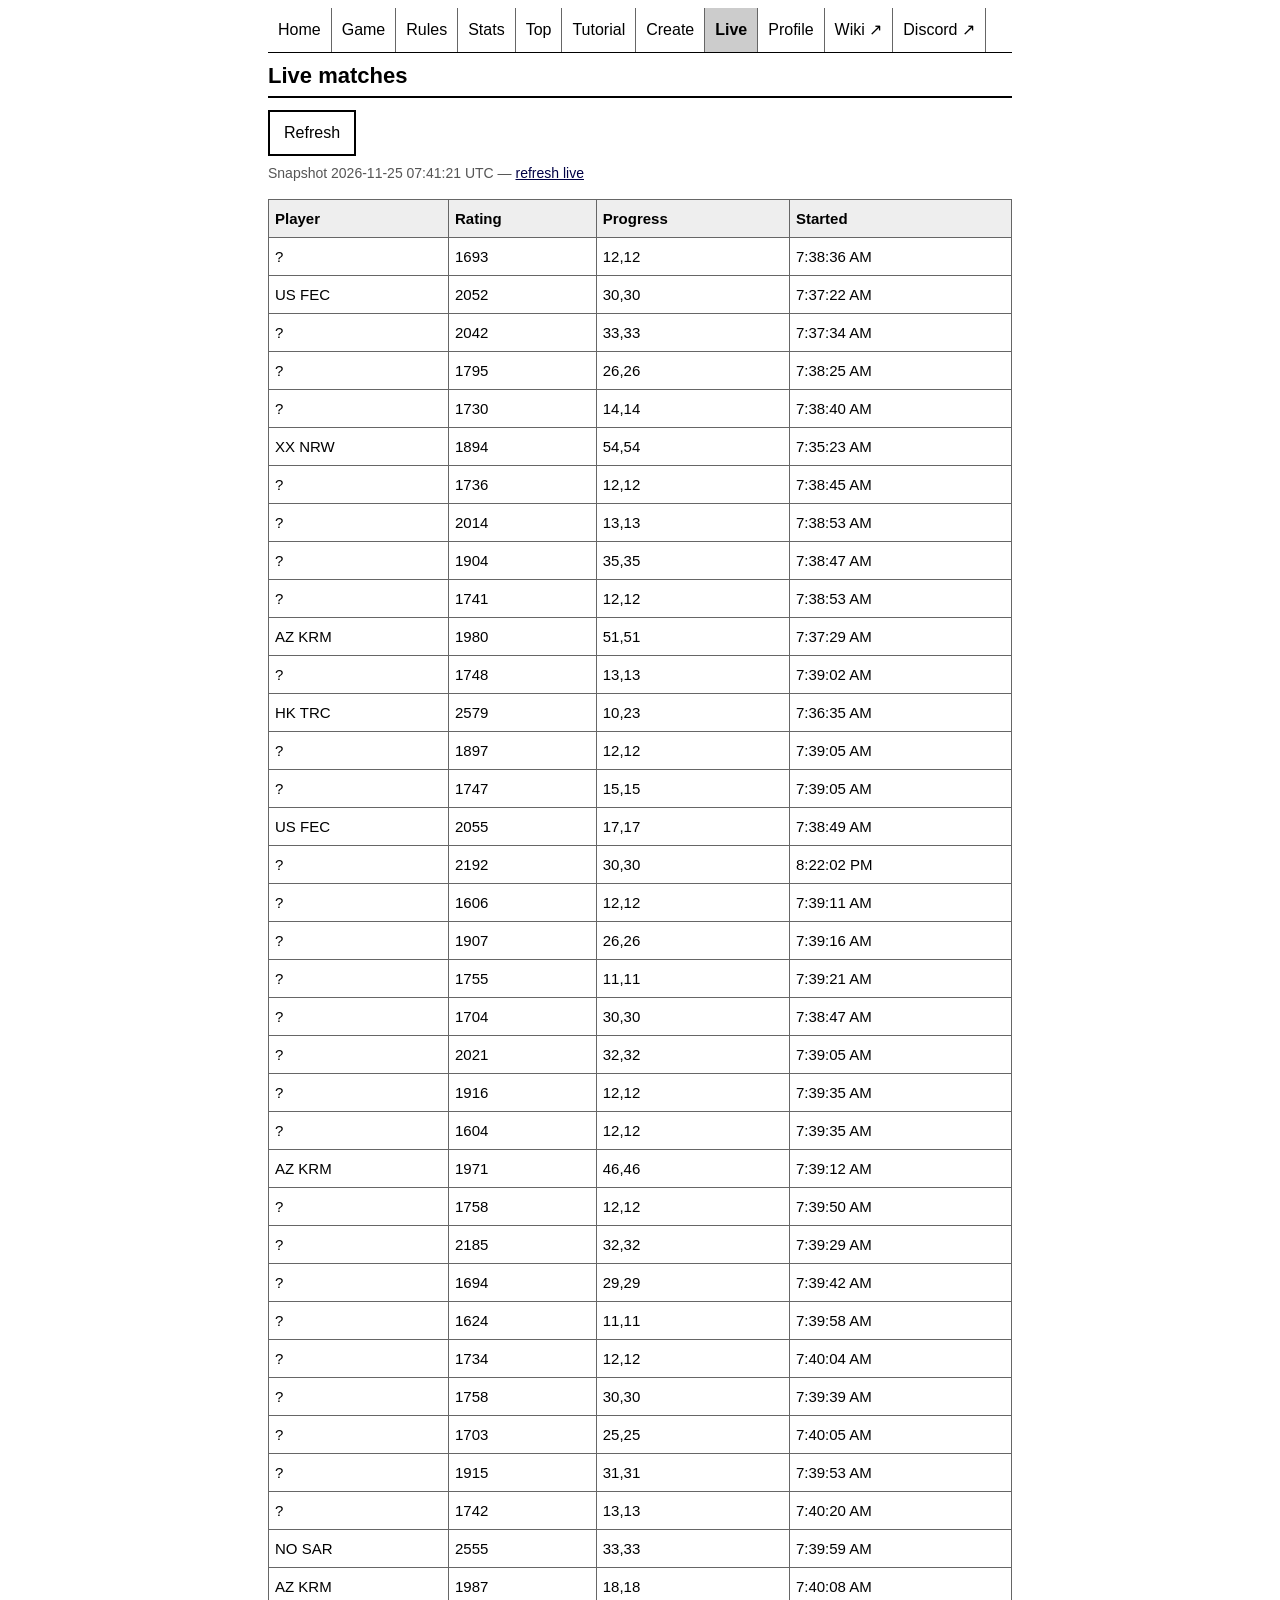
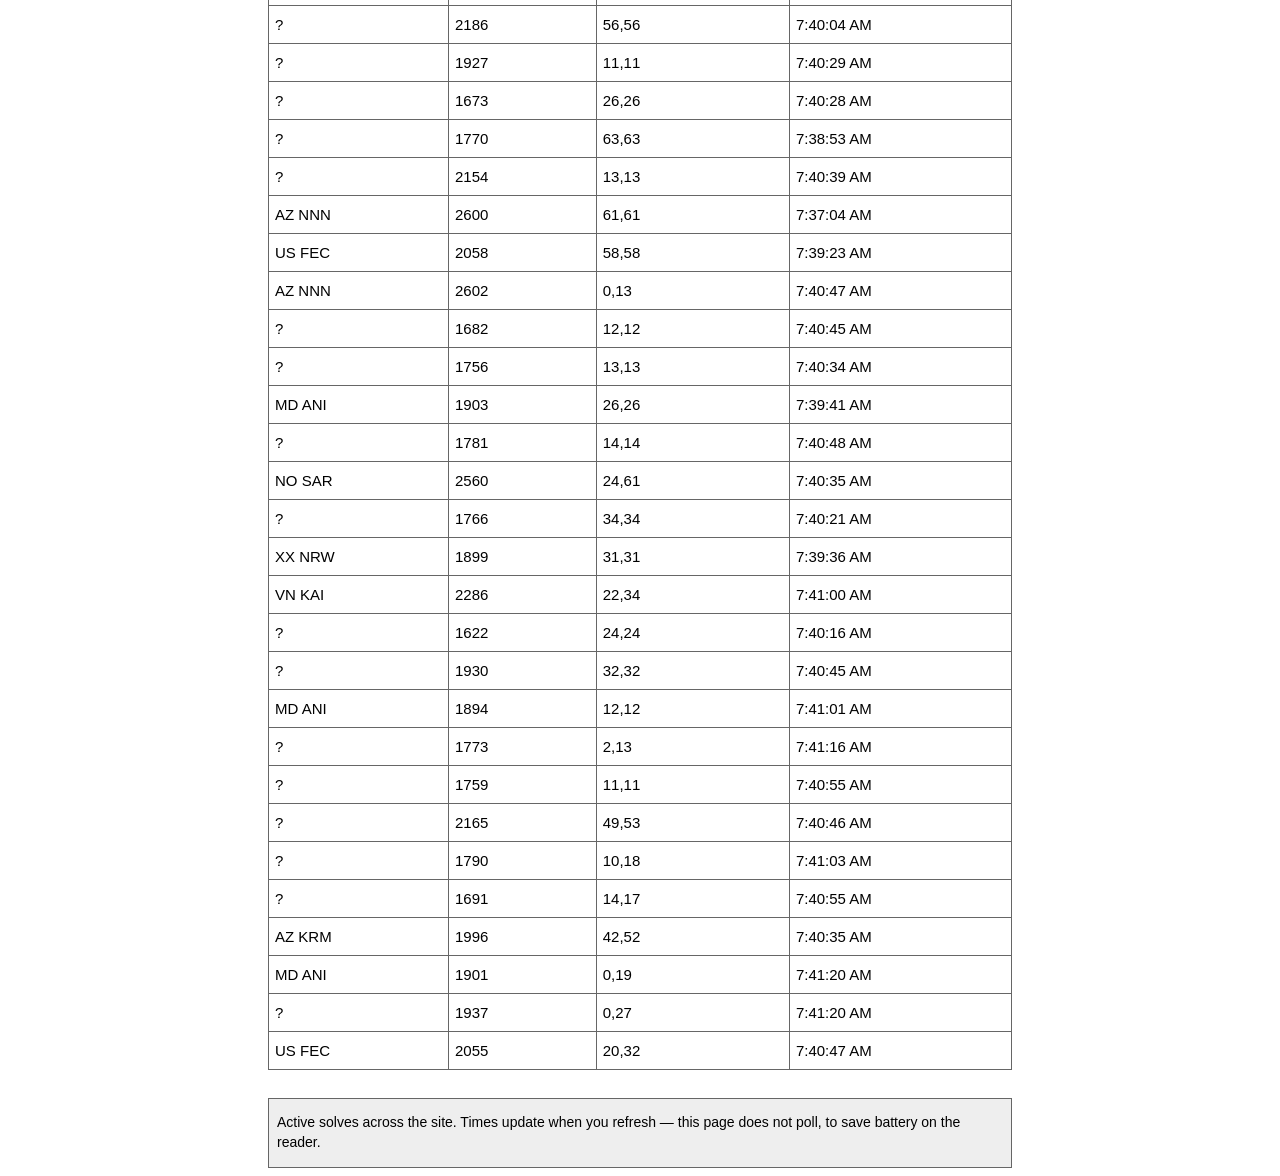
<file: static/live.html>
<!DOCTYPE html>
<html lang="en">
<head>
<meta charset="UTF-8">
<meta name="viewport" content="width=device-width, initial-scale=1.0, user-scalable=no">
<title>Urjo — Live</title>
<link rel="stylesheet" href="style.css">
</head>
<body>
<div class="wrap">

  <nav class="nav" id="nav"><!--nav:begin--><a href="home.html">Home</a><a href="index.html">Game</a><a href="rules.html">Rules</a><a href="stats.html">Stats</a><a href="top.html">Top</a><a href="tutorial.html">Tutorial</a><a href="create.html">Create</a><a href="live.html" class="on">Live</a><a href="profile.html">Profile</a><a href="https://urjo.miraheze.org/wiki/Main_Page" target="_blank" rel="noopener noreferrer">Wiki ↗</a><a href="https://discord.gg/t6JATXqUQm" target="_blank" rel="noopener noreferrer">Discord ↗</a><!--nav:end--></nav>
  <h1>Live matches</h1>

  <div id="toolbar">
    <button id="btn-refresh" class="btn">Refresh</button>
  </div>

  <div id="snapnote" class="muted"></div>
  <div id="board" class="msg">Loading...</div>

  <div class="help">
    <p>Active solves across the site. Times update when you refresh — this
       page does not poll, to save battery on the reader.</p>
  </div>

</div>
<script src="api.js"></script>
<script id="snap">window.SNAP = {"live": {"latest":[{"key":"a2f1b2bd","avatarFlag":null,"avatarName":null,"state":"1313113j31313311","progress":[12,12],"t0":1795592316944,"paused_total":0,"paused_at":null,"mistakes_list":[],"userId":"693a363d","userRating":1693,"userSolves":314,"completedAt":1795592326062,"solveId":"f291cf43-6790-485e-9c13-1468d2f1b006"},{"key":"26c83884","avatarFlag":"US","avatarName":"FEC","state":"3ll133111333133311333111113331b3111b","progress":[30,30],"t0":1795592242038,"paused_total":0,"paused_at":null,"mistakes_list":[],"userId":"cc8a0dc3","userRating":2052,"userSolves":10630,"completedAt":1795592328302,"solveId":"b726377d-9855-4cce-842a-1fa1fc10af75"},{"key":"ae6cc4e3","avatarFlag":null,"avatarName":null,"state":"d113n3131313111j33333h11n13131f3f1ld","progress":[33,33],"t0":1795592254646,"paused_total":0,"paused_at":null,"mistakes_list":[21,13],"userId":"4548e4f6","userRating":2042,"userSolves":29238,"completedAt":1795592328765,"solveId":"0dbd9dfd-3e1c-426a-b67d-80abd10dcbc8"},{"key":"59f82557","avatarFlag":null,"avatarName":null,"state":"1113331131333113h33311j1133311333111","progress":[26,26],"t0":1795592305863,"paused_total":0,"paused_at":null,"mistakes_list":[27],"userId":"790dd518","userRating":1795,"userSolves":564,"completedAt":1795592330887,"solveId":"a3859c9f-6e3f-4b17-814e-acbac0e79d0b"},{"key":"99d3b7e6","avatarFlag":null,"avatarName":null,"state":"3131113333115317","progress":[14,14],"t0":1795592320134,"paused_total":0,"paused_at":null,"mistakes_list":[],"userId":"d307a64e","userRating":1730,"userSolves":12,"completedAt":1795592331916,"solveId":"740abb89-36a9-42b2-a96d-82ee120ba028"},{"key":"0357b65d","avatarFlag":"XX","avatarName":"NRW","state":"133311131111333311x3333111p133333j131131n1331311n33111133r313l11","progress":[54,54],"t0":1795592123017,"paused_total":0,"paused_at":null,"mistakes_list":[41],"userId":"6639f2ed","userRating":1894,"userSolves":666,"completedAt":1795592333422,"solveId":"74dae1af-b722-4a84-81f9-dbe5045123b0"},{"key":"03cf71e7","avatarFlag":null,"avatarName":null,"state":"1393113333113131","progress":[12,12],"t0":1795592325081,"paused_total":0,"paused_at":null,"mistakes_list":[],"userId":"cbbca02b","userRating":1736,"userSolves":37,"completedAt":1795592337038,"solveId":"48413f4e-aac5-46de-a777-3ebef613b7cf"},{"key":"d63ca835","avatarFlag":null,"avatarName":null,"state":"1133133131133fh1","progress":[13,13],"t0":1795592333679,"paused_total":0,"paused_at":null,"mistakes_list":[],"userId":"4548e4f6","userRating":2014,"userSolves":29239,"completedAt":1795592342374,"solveId":"c53bcf6e-909c-4590-a7c5-32cd4e8eb680"},{"key":"6e2d9a2e","avatarFlag":null,"avatarName":null,"state":"33111331p713331113113331133131113331","progress":[35,35],"t0":1795592327000,"paused_total":0,"paused_at":null,"mistakes_list":[27],"userId":"729d269f","userRating":1904,"userSolves":41,"completedAt":1795592343878,"solveId":"f6ac9e1c-8fac-4929-9a44-1bc2918cad90"},{"key":"2f330405","avatarFlag":null,"avatarName":null,"state":"331131311133d313","progress":[12,12],"t0":1795592333040,"paused_total":0,"paused_at":null,"mistakes_list":[],"userId":"d307a64e","userRating":1741,"userSolves":13,"completedAt":1795592343919,"solveId":"0b27f969-dce8-4938-93f0-b5d1e7f82aa7"},{"key":"7ffbdb54","avatarFlag":"AZ","avatarName":"KRM","state":"31313117113333111333311l1133313113131133j31113313h1113v333l11313","progress":[51,51],"t0":1795592249202,"paused_total":0,"paused_at":null,"mistakes_list":[],"userId":"d6f419c5","userRating":1980,"userSolves":2393,"completedAt":1795592350879,"solveId":"7b54ed21-6605-462d-8e49-ba9dfec3fbb6"},{"key":"b4519ead","avatarFlag":null,"avatarName":null,"state":"3113313113311393","progress":[13,13],"t0":1795592342139,"paused_total":0,"paused_at":null,"mistakes_list":[],"userId":"cbbca02b","userRating":1748,"userSolves":38,"completedAt":1795592351082,"solveId":"97787b72-c967-4016-b653-4042c32a347b"},{"key":"e20e7355","avatarFlag":"HK","avatarName":"TRC","state":"311032130i133133111m23k0130122302d31","progress":[10,23],"t0":1795592195838,"paused_total":0,"paused_at":null,"mistakes_list":[],"userId":"5a874c1a","userRating":2579,"userSolves":7423,"completedAt":null,"solveId":null},{"key":"d8d9743a","avatarFlag":null,"avatarName":null,"state":"33113h31h31j1133","progress":[12,12],"t0":1795592345766,"paused_total":0,"paused_at":null,"mistakes_list":[],"userId":"729d269f","userRating":1897,"userSolves":42,"completedAt":1795592353914,"solveId":"ce547671-65b8-429b-a8b0-377d7e772229"},{"key":"6b54fa2c","avatarFlag":null,"avatarName":null,"state":"113331l3j3115331","progress":[15,15],"t0":1795592345211,"paused_total":0,"paused_at":null,"mistakes_list":[],"userId":"d307a64e","userRating":1747,"userSolves":14,"completedAt":1795592361018,"solveId":"497bd1b8-96cc-4578-a67e-85986a2a6bc3"},{"key":"40fc5c0f","avatarFlag":"US","avatarName":"FEC","state":"31131311331313v31113r1313n1l313dl133","progress":[17,17],"t0":1795592329932,"paused_total":0,"paused_at":null,"mistakes_list":[],"userId":"cc8a0dc3","userRating":2055,"userSolves":10631,"completedAt":1795592361609,"solveId":"29e1b0e8-fa70-4bac-9eec-051f6f1b19d2"},{"key":"6e4d3a1e","avatarFlag":null,"avatarName":null,"state":"d131333133113311j1311fh313113313j311","progress":[30,30],"t0":1795551722912,"paused_total":0,"paused_at":null,"mistakes_list":[],"userId":"21aac41e","userRating":2192,"userSolves":2803,"completedAt":1795592367507,"solveId":"20f16eb0-ca8e-4e1c-b332-2859d7a3af0d"},{"key":"b48685fe","avatarFlag":null,"avatarName":null,"state":"1331313131131313","progress":[12,12],"t0":1795592351069,"paused_total":0,"paused_at":null,"mistakes_list":[],"userId":"f8dac498","userRating":1606,"userSolves":27,"completedAt":1795592369241,"solveId":"bd1a6739-dc8d-4848-b2af-42a31d3e9d18"},{"key":"57f7dfa0","avatarFlag":null,"avatarName":null,"state":"31313131113f33131d13h313113133133311","progress":[26,26],"t0":1795592356429,"paused_total":0,"paused_at":null,"mistakes_list":[],"userId":"729d269f","userRating":1907,"userSolves":43,"completedAt":1795592372397,"solveId":"23ca6f87-6fe7-49f9-8fa7-32c9e00b5c08"},{"key":"b9d13ae3","avatarFlag":null,"avatarName":null,"state":"b131131331131331","progress":[11,11],"t0":1795592361946,"paused_total":0,"paused_at":null,"mistakes_list":[],"userId":"d307a64e","userRating":1755,"userSolves":15,"completedAt":1795592378779,"solveId":"783bf040-4990-4ee1-ba56-45e8c223893e"},{"key":"5341593c","avatarFlag":null,"avatarName":null,"state":"53nf113331113l13311113331f11333d311f","progress":[30,30],"t0":1795592327218,"paused_total":0,"paused_at":null,"mistakes_list":[6,2],"userId":"693a363d","userRating":1704,"userSolves":315,"completedAt":1795592381118,"solveId":"46fe62a6-d2a5-4418-9ced-531f143e72f1"},{"key":"2721959d","avatarFlag":null,"avatarName":null,"state":"3331111331311113331f1331313113311bd3","progress":[32,32],"t0":1795592345585,"paused_total":0,"paused_at":null,"mistakes_list":[25],"userId":"4548e4f6","userRating":2021,"userSolves":29240,"completedAt":1795592385697,"solveId":"db570b45-bb38-4b5a-b203-237899f0dfc5"},{"key":"4e645a2b","avatarFlag":null,"avatarName":null,"state":"31313113d3139339","progress":[12,12],"t0":1795592375334,"paused_total":0,"paused_at":null,"mistakes_list":[],"userId":"729d269f","userRating":1916,"userSolves":44,"completedAt":1795592390366,"solveId":"78c78ec9-0381-4ddd-970c-e93edf31c013"},{"key":"1cc03772","avatarFlag":null,"avatarName":null,"state":"1313313113313113","progress":[12,12],"t0":1795592375432,"paused_total":0,"paused_at":null,"mistakes_list":[],"userId":"f8dac498","userRating":1604,"userSolves":28,"completedAt":1795592392561,"solveId":"d063d726-d0d1-47c5-8e31-e7d78e856efc"},{"key":"33f6aa5e","avatarFlag":"AZ","avatarName":"KRM","state":"133313913111133f313t13131131133331j33h1133113131931331311b1331h3","progress":[46,46],"t0":1795592352459,"paused_total":0,"paused_at":null,"mistakes_list":[],"userId":"d6f419c5","userRating":1971,"userSolves":2394,"completedAt":1795592399415,"solveId":"7c4fbc9c-80d5-4ffd-9daf-014675873ea4"},{"key":"75026567","avatarFlag":null,"avatarName":null,"state":"311333111n311133","progress":[12,12],"t0":1795592390589,"paused_total":0,"paused_at":null,"mistakes_list":[3],"userId":"cbbca02b","userRating":1758,"userSolves":39,"completedAt":1795592402516,"solveId":"c298a4b4-1db7-4552-bca6-293fa5b999d7"},{"key":"ff4293e5","avatarFlag":null,"avatarName":null,"state":"533h313311h31113333h331h33n111111333","progress":[32,32],"t0":1795592369818,"paused_total":0,"paused_at":null,"mistakes_list":[],"userId":"21aac41e","userRating":2185,"userSolves":2804,"completedAt":1795592402568,"solveId":"273cd40f-2569-4c1b-8204-db46e0dc1ac6"},{"key":"a347071e","avatarFlag":null,"avatarName":null,"state":"33311111333113331113113331113n311313","progress":[29,29],"t0":1795592382458,"paused_total":0,"paused_at":null,"mistakes_list":[],"userId":"693a363d","userRating":1694,"userSolves":316,"completedAt":1795592404301,"solveId":"b1aa6d68-7a47-4a6a-a5a3-566cb305ad26"},{"key":"32415eb4","avatarFlag":null,"avatarName":null,"state":"3311311313311133","progress":[11,11],"t0":1795592398911,"paused_total":0,"paused_at":null,"mistakes_list":[],"userId":"f8dac498","userRating":1624,"userSolves":29,"completedAt":1795592410712,"solveId":"5d64a06c-e96c-4753-bf51-b64129c6e83b"},{"key":"cbeac39a","avatarFlag":null,"avatarName":null,"state":"331d311313311133","progress":[12,12],"t0":1795592404986,"paused_total":0,"paused_at":null,"mistakes_list":[],"userId":"cbbca02b","userRating":1734,"userSolves":40,"completedAt":1795592417873,"solveId":"0554d3d4-5120-4e05-9dac-890b221c7779"},{"key":"4c96f264","avatarFlag":null,"avatarName":null,"state":"3311131333111n3131113313b11133311335","progress":[30,30],"t0":1795592379677,"paused_total":0,"paused_at":null,"mistakes_list":[],"userId":"d307a64e","userRating":1758,"userSolves":16,"completedAt":1795592419935,"solveId":"077890aa-3c6a-434d-a591-d091f1b8c145"},{"key":"5aeae178","avatarFlag":null,"avatarName":null,"state":"133113113313133311311331331131311133","progress":[25,25],"t0":1795592405906,"paused_total":0,"paused_at":null,"mistakes_list":[31],"userId":"693a363d","userRating":1703,"userSolves":317,"completedAt":1795592426921,"solveId":"94f3c08e-d791-46bc-9b9b-916872311c73"},{"key":"3830838f","avatarFlag":null,"avatarName":null,"state":"131335113133111333331311n33111353h13","progress":[31,31],"t0":1795592393003,"paused_total":0,"paused_at":null,"mistakes_list":[],"userId":"729d269f","userRating":1915,"userSolves":45,"completedAt":1795592427299,"solveId":"44c3bd79-63ab-40d2-bce8-0143ab6d3cd1"},{"key":"a7340d11","avatarFlag":null,"avatarName":null,"state":"f31131131l331331","progress":[13,13],"t0":1795592420015,"paused_total":0,"paused_at":null,"mistakes_list":[],"userId":"cbbca02b","userRating":1742,"userSolves":41,"completedAt":1795592431905,"solveId":"d0fc434e-fa35-454d-880c-a7517da3056e"},{"key":"fd6f852c","avatarFlag":"NO","avatarName":"SAR","state":"1d313f3j1h31n11f3133h113133311113313","progress":[33,33],"t0":1795592399744,"paused_total":0,"paused_at":null,"mistakes_list":[],"userId":"620fe923","userRating":2555,"userSolves":15692,"completedAt":1795592433772,"solveId":"a495deee-cb5f-4e48-8d43-dfa8ed25c241"},{"key":"31ad7abd","avatarFlag":"AZ","avatarName":"KRM","state":"711313111333j331l1j3111b1133j1133139","progress":[18,18],"t0":1795592408641,"paused_total":0,"paused_at":null,"mistakes_list":[],"userId":"d6f419c5","userRating":1987,"userSolves":2395,"completedAt":1795592434425,"solveId":"7405c194-9fa1-4c8e-b73f-3c6f499707e0"},{"key":"fbe603c6","avatarFlag":null,"avatarName":null,"state":"11133313111j1333111133331313331d313311313z31t113r33131113rj11131","progress":[56,56],"t0":1795592404388,"paused_total":0,"paused_at":null,"mistakes_list":[58],"userId":"21aac41e","userRating":2186,"userSolves":2805,"completedAt":1795592436661,"solveId":"b4c5a3e1-843e-4eb0-93b1-93c4bc15cb36"},{"key":"43b782ef","avatarFlag":null,"avatarName":null,"state":"313113131331bd13","progress":[11,11],"t0":1795592429748,"paused_total":0,"paused_at":null,"mistakes_list":[],"userId":"729d269f","userRating":1927,"userSolves":46,"completedAt":1795592442721,"solveId":"f3d59e21-7608-4711-bc3c-d7add996480d"},{"key":"8b58295e","avatarFlag":null,"avatarName":null,"state":"331131311133113313111333133311333111","progress":[26,26],"t0":1795592428124,"paused_total":0,"paused_at":null,"mistakes_list":[],"userId":"693a363d","userRating":1673,"userSolves":318,"completedAt":1795592443970,"solveId":"94bf1ba8-77ad-47e8-87a2-3f0764ea5e58"},{"key":"a6acd0ad","avatarFlag":null,"avatarName":null,"state":"1133h13313111333331B1335331111333rj1311131133j111133z11311333311","progress":[63,63],"t0":1795592333859,"paused_total":0,"paused_at":null,"mistakes_list":[14,41,0],"userId":"790dd518","userRating":1770,"userSolves":565,"completedAt":1795592444438,"solveId":"172b9744-74ba-48ff-b9c1-3638ac9e1927"},{"key":"7a538e2f","avatarFlag":null,"avatarName":null,"state":"33111331b1131133","progress":[13,13],"t0":1795592439725,"paused_total":0,"paused_at":null,"mistakes_list":[],"userId":"21aac41e","userRating":2154,"userSolves":2806,"completedAt":1795592445155,"solveId":"8a772a5c-bd17-44aa-a068-8352fe6df4ab"},{"key":"1e03eec3","avatarFlag":"AZ","avatarName":"NNN","state":"13331311311133j111fr3311311333111131j1331331x1r3n311113n33131113","progress":[61,61],"t0":1795592224373,"paused_total":0,"paused_at":null,"mistakes_list":[],"userId":"256ac44c","userRating":2600,"userSolves":8919,"completedAt":1795592445630,"solveId":"c9af5167-a2ea-436a-ba53-d07e04a823fb"},{"key":"17b40fb0","avatarFlag":"US","avatarName":"FEC","state":"131n3131f13331111v333111333311111331pf1331t1133311B1333331111333","progress":[58,58],"t0":1795592363329,"paused_total":0,"paused_at":null,"mistakes_list":[],"userId":"cc8a0dc3","userRating":2058,"userSolves":10632,"completedAt":1795592445872,"solveId":"466d6c18-f6ae-4c43-be06-f878d59931ff"},{"key":"fa9f78e9","avatarFlag":"AZ","avatarName":"NNN","state":"202001222ig00213","progress":[0,13],"t0":1795592447757,"paused_total":0,"paused_at":null,"mistakes_list":[],"userId":"256ac44c","userRating":2602,"userSolves":8920,"completedAt":null,"solveId":null},{"key":"9f555cc6","avatarFlag":null,"avatarName":null,"state":"131b311331311331","progress":[12,12],"t0":1795592445367,"paused_total":0,"paused_at":null,"mistakes_list":[],"userId":"693a363d","userRating":1682,"userSolves":319,"completedAt":1795592453848,"solveId":"d1324fa1-632e-48a2-aef6-539ab4c44ad2"},{"key":"33a9aa89","avatarFlag":null,"avatarName":null,"state":"1331h1333l133311","progress":[13,13],"t0":1795592434639,"paused_total":0,"paused_at":null,"mistakes_list":[],"userId":"cbbca02b","userRating":1756,"userSolves":42,"completedAt":1795592454380,"solveId":"2dda674c-48a4-488a-baed-cef8660371ae"},{"key":"31353765","avatarFlag":"MD","avatarName":"ANI","state":"3133111131333j1131311313133113131339","progress":[26,26],"t0":1795592381878,"paused_total":0,"paused_at":null,"mistakes_list":[11],"userId":"9b54e71c","userRating":1903,"userSolves":948,"completedAt":1795592457968,"solveId":"ee3be65c-147f-4537-bca1-7f335fe9f537"},{"key":"5644e2f7","avatarFlag":null,"avatarName":null,"state":"1331331131l3d133","progress":[14,14],"t0":1795592448560,"paused_total":0,"paused_at":null,"mistakes_list":[],"userId":"790dd518","userRating":1781,"userSolves":566,"completedAt":1795592461670,"solveId":"f29d5270-1527-4c4e-b74b-18a0e9340101"},{"key":"2a62d1a8","avatarFlag":"NO","avatarName":"SAR","state":"331f31d111l3d3331201n3532000033300222020202822002u22000h42200122","progress":[24,61],"t0":1795592435201,"paused_total":0,"paused_at":null,"mistakes_list":[],"userId":"620fe923","userRating":2560,"userSolves":15693,"completedAt":null,"solveId":null},{"key":"1e7729f9","avatarFlag":null,"avatarName":null,"state":"111333131353111333333h11n13131333111","progress":[34,34],"t0":1795592421387,"paused_total":0,"paused_at":null,"mistakes_list":[10],"userId":"d307a64e","userRating":1766,"userSolves":17,"completedAt":1795592469652,"solveId":"7ce37c37-f8ce-4dc9-acda-731315415285"},{"key":"eb6afd5b","avatarFlag":"XX","avatarName":"NRW","state":"3113133331111331b133l1h3111n33h1f3n1","progress":[31,31],"t0":1795592376759,"paused_total":0,"paused_at":null,"mistakes_list":[],"userId":"6639f2ed","userRating":1899,"userSolves":667,"completedAt":1795592470936,"solveId":"a359a0b4-cda3-46cb-88e1-21162b0ba105"},{"key":"b1228540","avatarFlag":"VN","avatarName":"KAI","state":"0020330222l1220031333l11111333711353","progress":[22,34],"t0":1795592460712,"paused_total":0,"paused_at":null,"mistakes_list":[],"userId":"b1b6b5a6","userRating":2286,"userSolves":16173,"completedAt":null,"solveId":null},{"key":"01d5bbb9","avatarFlag":null,"avatarName":null,"state":"111333333111313131133311111333331113","progress":[24,24],"t0":1795592416319,"paused_total":0,"paused_at":null,"mistakes_list":[],"userId":"f8dac498","userRating":1622,"userSolves":30,"completedAt":1795592473819,"solveId":"e55fd436-11c2-4c39-af7d-ad4294a84c57"},{"key":"21cfd3eb","avatarFlag":null,"avatarName":null,"state":"33113111j133ll331jh3n113311331f31311","progress":[32,32],"t0":1795592445072,"paused_total":0,"paused_at":null,"mistakes_list":[],"userId":"729d269f","userRating":1930,"userSolves":47,"completedAt":1795592477202,"solveId":"711f21db-9142-4046-8238-512edc6cd8e2"},{"key":"fe33bc84","avatarFlag":"MD","avatarName":"ANI","state":"3131131311n33311","progress":[12,12],"t0":1795592461562,"paused_total":0,"paused_at":null,"mistakes_list":[],"userId":"9b54e71c","userRating":1894,"userSolves":949,"completedAt":1795592478436,"solveId":"4a9c314d-50e4-4676-97c3-eda365db2f3a"},{"key":"3dce440a","avatarFlag":null,"avatarName":null,"state":"3120012223000306","progress":[2,13],"t0":1795592476803,"paused_total":0,"paused_at":null,"mistakes_list":[],"userId":"d307a64e","userRating":1773,"userSolves":18,"completedAt":null,"solveId":null},{"key":"8c4790f9","avatarFlag":null,"avatarName":null,"state":"31133131133d1313","progress":[11,11],"t0":1795592455752,"paused_total":0,"paused_at":null,"mistakes_list":[],"userId":"cbbca02b","userRating":1759,"userSolves":43,"completedAt":1795592478701,"solveId":"bb8260fa-af3b-4a27-8559-a505bd7f874c"},{"key":"caea9ab5","avatarFlag":null,"avatarName":null,"state":"133331113v32011113333p11311n313d1311133nh110233nb131135331111333","progress":[49,53],"t0":1795592446907,"paused_total":0,"paused_at":null,"mistakes_list":[],"userId":"21aac41e","userRating":2165,"userSolves":2807,"completedAt":null,"solveId":null},{"key":"213b7d16","avatarFlag":null,"avatarName":null,"state":"f3n11193r311201331220113013l3300h3n3","progress":[10,18],"t0":1795592463247,"paused_total":0,"paused_at":null,"mistakes_list":[],"userId":"790dd518","userRating":1790,"userSolves":567,"completedAt":null,"solveId":null},{"key":"5f726d3d","avatarFlag":null,"avatarName":null,"state":"3331111133311t133330p1v312131f323hh1","progress":[14,17],"t0":1795592455125,"paused_total":0,"paused_at":null,"mistakes_list":[11],"userId":"693a363d","userRating":1691,"userSolves":320,"completedAt":null,"solveId":null},{"key":"f7d92055","avatarFlag":"AZ","avatarName":"KRM","state":"1p1331331111r3331p131r33f3311311353331x1333201xl2320113103002e13","progress":[42,52],"t0":1795592435632,"paused_total":0,"paused_at":null,"mistakes_list":[],"userId":"d6f419c5","userRating":1996,"userSolves":2396,"completedAt":null,"solveId":null},{"key":"e70dd185","avatarFlag":"MD","avatarName":"ANI","state":"320102j12120f1jh0303cm2102231d0002j3","progress":[0,19],"t0":1795592480192,"paused_total":0,"paused_at":null,"mistakes_list":[],"userId":"9b54e71c","userRating":1901,"userSolves":950,"completedAt":null,"solveId":null},{"key":"d4f822aa","avatarFlag":null,"avatarName":null,"state":"22020022200012k0f3303134l0022201220e","progress":[0,27],"t0":1795592480661,"paused_total":0,"paused_at":null,"mistakes_list":[],"userId":"729d269f","userRating":1937,"userSolves":48,"completedAt":null,"solveId":null},{"key":"96eba4c1","avatarFlag":"US","avatarName":"FEC","state":"3h3135hl1333b12n1113k032230012032210","progress":[20,32],"t0":1795592447434,"paused_total":0,"paused_at":null,"mistakes_list":[],"userId":"cc8a0dc3","userRating":2055,"userSolves":10633,"completedAt":null,"solveId":null}]}}; window.SNAP_META = {"generated":"2026-11-25T07:41:21.585987+00:00","key":"live"};</script>
<script>
/* ca7376... -> { latest:[{key,avatarFlag,avatarName,state,progress,t0,
 * userId,userRating,solveId,completedAt}] } */
var LIVE_FN = 'ca7376ece525af0f84e53ad4f76bb4465c0283a2d1871bca25fbfb129ac09d7d';
var snap = (window.SNAP && window.SNAP.live) || null;

function when(v) {
  if (!v) return '';
  var d = new Date(v);
  if (isNaN(d.getTime())) return '';
  return d.toLocaleTimeString();
}

function render(r) {
  var board = document.getElementById('board');
  var out = r.latest || [];
  if (!out.length) {
    board.innerHTML = '<span class="muted">No active matches right now.</span>';
    return;
  }
  var html = '<table class="data"><tr><th>Player</th><th class="num">Rating</th>' +
             '<th class="num">Progress</th><th>Started</th></tr>';
  for (var i = 0; i < out.length; i++) {
    var e = out[i];
    var name = esc(e.avatarName || '?');
    if (e.avatarFlag) name = esc(e.avatarFlag) + ' ' + name;
    html += '<tr>' +
            '<td>' + name + '</td>' +
            '<td class="num">' + esc(e.userRating) + '</td>' +
            '<td class="num">' + esc(e.progress) + '</td>' +
            '<td>' + esc(when(e.t0)) + '</td>' +
            '</tr>';
  }
  html += '</table>';
  board.innerHTML = html;
}

function load(live) {
  if (!live && snap) {
    render(snap);
    snapNote(document.getElementById('snapnote'), load);
    return;
  }
  serverFn(LIVE_FN, null, function (err, val) {
    if (!err && val && val.result) {
      snap = val.result;
      render(snap);
      snapNote(document.getElementById('snapnote'), load);
      return;
    }
    if (snap) {
      render(snap);
      document.getElementById('snapnote').innerHTML =
        '<span class="flash">Live update failed \u2014 showing snapshot.</span>';
      return;
    }
    document.getElementById('board').innerHTML =
      '<span class="flash">Could not load live matches. Check the relay and Wi-Fi.</span>';
  });
}

document.getElementById('btn-refresh').onclick = function () { load(true); };
load(false);
</script>
</body>
</html>
</file>
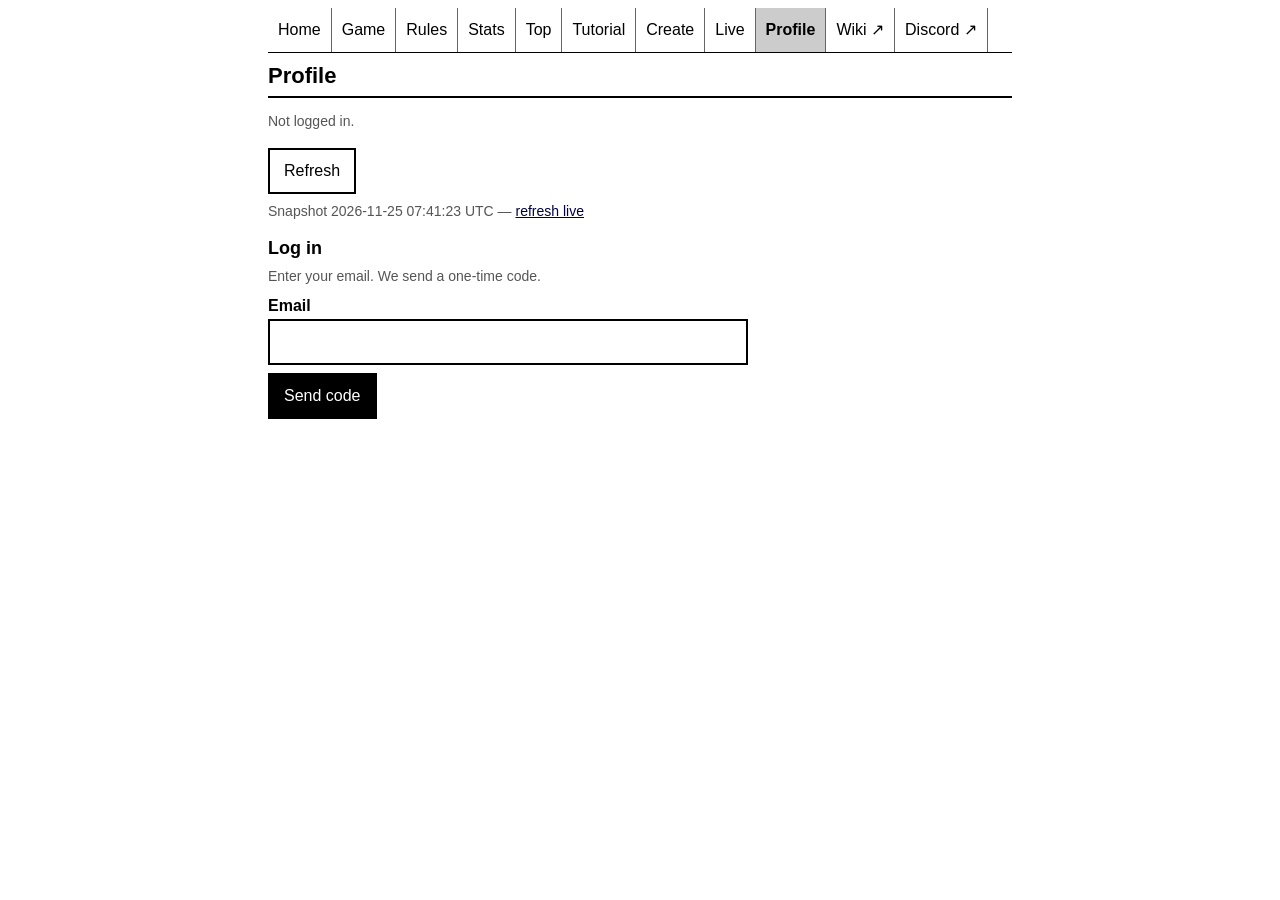
<file: static/profile.html>
<!DOCTYPE html>
<html lang="en">
<head>
<meta charset="UTF-8">
<meta name="viewport" content="width=device-width, initial-scale=1.0, user-scalable=no">
<title>Urjo — Profile</title>
<link rel="stylesheet" href="style.css">
</head>
<body>
<div class="wrap">

  <nav class="nav" id="nav"><!--nav:begin--><a href="home.html">Home</a><a href="index.html">Game</a><a href="rules.html">Rules</a><a href="stats.html">Stats</a><a href="top.html">Top</a><a href="tutorial.html">Tutorial</a><a href="create.html">Create</a><a href="live.html">Live</a><a href="profile.html" class="on">Profile</a><a href="https://urjo.miraheze.org/wiki/Main_Page" target="_blank" rel="noopener noreferrer">Wiki ↗</a><a href="https://discord.gg/t6JATXqUQm" target="_blank" rel="noopener noreferrer">Discord ↗</a><!--nav:end--></nav>
  <h1>Profile</h1>

  <div id="prof" class="msg">Loading...</div>

  <div id="toolbar">
    <button id="btn-refresh" class="btn">Refresh</button>
  </div>
  <div id="snapnote" class="muted"></div>

  <div id="login-box" style="display:none">
    <h2>Log in</h2>
    <p class="muted">Enter your email. We send a one-time code.</p>
    <div class="field"><label for="email">Email</label>
      <input type="email" id="email" autocomplete="email"></div>
    <div class="field" id="code-row" style="display:none"><label for="code">Code</label>
      <input type="text" id="code" inputmode="numeric" autocomplete="one-time-code"></div>
    <button id="btn-login" class="btn primary">Send code</button>
    <div id="login-msg" class="msg"></div>
  </div>

  <div id="flag-box" style="display:none">
    <h2>Solve stats</h2>
    <div id="flagstats" class="msg">Loading...</div>
  </div>

</div>
<script src="api.js"></script>
<script id="snap">window.SNAP = {"profile": {"idx":{"email":null,"lang":"en","unsaved_progress":3,"avatar":null,"flairPts":0,"preferences":{"difficulty":"normal","lang":null,"preferredSizes":"4,6,8"},"myChallenges":[],"recLinks":[]},"topMe":null,"flagName":null,"flag":null}}; window.SNAP_META = {"generated":"2026-11-25T07:41:23.733931+00:00","key":"profile"};</script>
<script>
var IDX_FN = 'e77becf7744507eed8cdde837ea4d6a06d2b4d2a82bfb661bab3a14cc544f11c';
var FLAG_FN = 'cc8b50309740b795c553c724796c470ca268018d6020d64d0fbfe08f54a0b0e7';
var TOP_FN = 'b36b81a6ef94f87ffeede021e5fd01d42f323635e0d6ec43781a661583b77c6e';
var step = 0; /* 0 = enter email, 1 = enter code */
/* snapshot from build.py: { idx, topMe, flagName, flag } */
var snap = (window.SNAP && window.SNAP.profile) || null;

function loginMsg(text, cls) {
  var el = document.getElementById('login-msg');
  el.className = 'msg' + (cls ? ' ' + cls : '');
  el.innerHTML = text;
}

function doLogin() {
  var email = document.getElementById('email').value.replace(/^\s+|\s+$/g, '');
  var codeEl = document.getElementById('code');
  if (!email || email.indexOf('@') < 0) {
    loginMsg('Enter a valid email.', 'flash');
    return;
  }
  if (step === 0) {
    loginMsg('Sending code...');
    apiPost('api/', { type: 'start', email: email }, function (err, data) {
      if (err) { loginMsg('Send failed. Check relay/Wi-Fi.', 'flash'); return; }
      step = 1;
      document.getElementById('code-row').style.display = 'block';
      document.getElementById('btn-login').innerHTML = 'Log in';
      loginMsg('Code sent. Check your email, then enter it.');
    });
  } else {
    var token = (codeEl.value || '').replace(/^\s+|\s+$/g, '');
    if (!token) { loginMsg('Enter the code from your email.', 'flash'); return; }
    loginMsg('Logging in...');
    apiPost('api/', { type: 'login', email: email, token: token }, function (err, data) {
      if (err) { loginMsg('Login failed. Check relay/Wi-Fi.', 'flash'); return; }
      if (data && data.success) { location.reload(); return; }
      loginMsg('Wrong code, try again.', 'flash');
    });
  }
}
document.getElementById('btn-login').onclick = doLogin;

function row(label, val) {
  if (val === null || val === undefined || val === '') return '';
  return '<tr><td>' + label + '</td><td class="num">' + esc(val) + '</td></tr>';
}

function showFlag(r) {
  var box = document.getElementById('flag-box');
  var out = document.getElementById('flagstats');
  box.style.display = 'block';
  var html = '<table class="data">';
  html += row('Rating', r.currentRating);
  html += row('World rank', r.simulatedRank);
  html += row('Country rank', r.countryRank);
  html += row('Region rank', r.topRegionRank);
  html += row('Best rating', r.topRating);
  html += row('Total solves', r.totalSolves);
  html += row('Perfect solves', r.zeroMistakeSolves);
  html += row('Perfect rate', r.zeroMistakeRate ? Math.round(r.zeroMistakeRate * 100) + '%' : null);
  html += row('Avg mistakes', r.avgMistakes);
  html += row('Current streak', r.currentStreak);
  html += row('Best streak', r.bestStreak);
  html += row('Active days', r.activeDays);
  html += row('First solve', r.firstSolve ? new Date(r.firstSolve).toLocaleString() : null);
  html += row('Last solve', r.lastSolve ? new Date(r.lastSolve).toLocaleString() : null);
  html += '</table>';
  out.innerHTML = html;
}

function flagFromTopMe(topMe) {
  if (!topMe || !topMe.out) return null;
  for (var i = 0; i < topMe.out.length; i++) {
    var r0 = topMe.out[i];
    if (r0.you && (r0.avatarFlag || r0.avatarName)) {
      return (r0.avatarFlag || '') + (r0.avatarName || '');
    }
  }
  return null;
}

function loadFlagStats(flag, useSnap) {
  if (!flag) return;
  if (useSnap && snap && snap.flag && snap.flagName === flag) {
    showFlag(snap.flag);
    return;
  }
  var box = document.getElementById('flag-box');
  var out = document.getElementById('flagstats');
  box.style.display = 'block';
  out.innerHTML = 'Loading...';
  serverFn(FLAG_FN, { flagName: flag }, function (err, val) {
    if (!err && val && val.result) {
      showFlag(val.result);
      return;
    }
    if (useSnap && snap && snap.flag) { showFlag(snap.flag); return; }
    out.innerHTML = '<span class="flash">Could not load stats.</span>';
  });
}

function showProfile(r) {
  var el = document.getElementById('prof');
  if (!r.email) {
    el.innerHTML = '<span class="muted">Not logged in.</span>';
    document.getElementById('login-box').style.display = 'block';
    return;
  }
  var p = r.preferences || {};
  var html = '<table class="data">';
  html += row('Email', r.email);
  html += row('Language', r.lang);
  html += row('Difficulty', p.difficulty);
  html += row('Board sizes', p.preferredSizes);
  html += '</table>';
  el.innerHTML = html;
}

function load(live) {
  if (!live && snap && snap.idx) {
    showProfile(snap.idx);
    if (snap.idx.email) loadFlagStats(snap.flagName || flagFromTopMe(snap.topMe), true);
    snapNote(document.getElementById('snapnote'), load);
    return;
  }
  serverFn(IDX_FN, null, function (err, val) {
    if (!err && val && val.result) {
      var r = val.result;
      showProfile(r);
      snapNote(document.getElementById('snapnote'), load);
      if (r.email) {
        /* find own flag via top "me" view, then load flag stats */
        serverFn(TOP_FN, { view: 'me', country: '', region: '' }, function (err2, val2) {
          if (err2 || !val2 || !val2.result) return;
          loadFlagStats(flagFromTopMe(val2.result), false);
        });
      }
      return;
    }
    if (snap && snap.idx) {
      showProfile(snap.idx);
      if (snap.idx.email) loadFlagStats(snap.flagName || flagFromTopMe(snap.topMe), true);
      document.getElementById('snapnote').innerHTML =
        '<span class="flash">Live update failed \u2014 showing snapshot.</span>';
      return;
    }
    document.getElementById('prof').innerHTML =
      '<span class="flash">Could not load profile. Check the relay.</span>';
  });
}

document.getElementById('btn-refresh').onclick = function () { load(true); };
load(false);
</script>
</body>
</html>
</file>
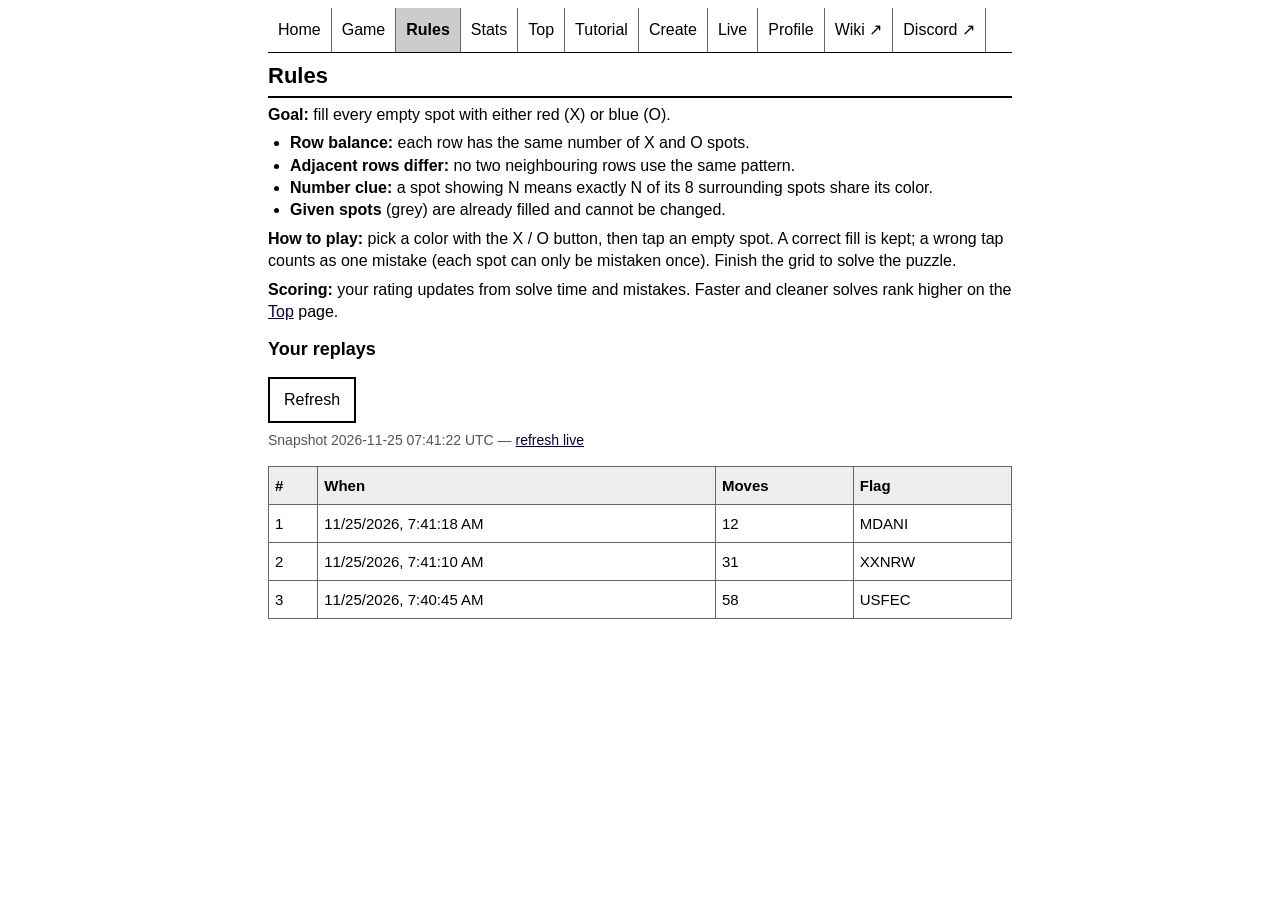
<file: static/rules.html>
<!DOCTYPE html>
<html lang="en">
<head>
<meta charset="UTF-8">
<meta name="viewport" content="width=device-width, initial-scale=1.0, user-scalable=no">
<title>Urjo — Rules</title>
<link rel="stylesheet" href="style.css">
</head>
<body>
<div class="wrap">

  <nav class="nav" id="nav"><!--nav:begin--><a href="home.html">Home</a><a href="index.html">Game</a><a href="rules.html" class="on">Rules</a><a href="stats.html">Stats</a><a href="top.html">Top</a><a href="tutorial.html">Tutorial</a><a href="create.html">Create</a><a href="live.html">Live</a><a href="profile.html">Profile</a><a href="https://urjo.miraheze.org/wiki/Main_Page" target="_blank" rel="noopener noreferrer">Wiki ↗</a><a href="https://discord.gg/t6JATXqUQm" target="_blank" rel="noopener noreferrer">Discord ↗</a><!--nav:end--></nav>
  <h1>Rules</h1>

  <div id="rules-body">
    <p><b>Goal:</b> fill every empty spot with either red (X) or blue (O).</p>
    <ul class="plain">
      <li><b>Row balance:</b> each row has the same number of X and O spots.</li>
      <li><b>Adjacent rows differ:</b> no two neighbouring rows use the same pattern.</li>
      <li><b>Number clue:</b> a spot showing N means exactly N of its 8 surrounding spots share its color.</li>
      <li><b>Given spots</b> (grey) are already filled and cannot be changed.</li>
    </ul>
    <p><b>How to play:</b> pick a color with the X / O button, then tap an empty spot.
       A correct fill is kept; a wrong tap counts as one mistake (each spot can only be
       mistaken once). Finish the grid to solve the puzzle.</p>
    <p><b>Scoring:</b> your rating updates from solve time and mistakes. Faster and
       cleaner solves rank higher on the <a href="top.html">Top</a> page.</p>
  </div>

  <h2>Your replays</h2>
  <div id="toolbar">
    <button id="btn-refresh" class="btn">Refresh</button>
  </div>
  <div id="snapnote" class="muted"></div>
  <div id="replays" class="msg">Loading...</div>

</div>
<script src="api.js"></script>
<script id="snap">window.SNAP = {"replays": {"email":null,"replays":[{"state":{"setup":"2020020311m22210","t0":1795592461562,"log":[{"t":1795592462923,"type":"fill","i":10},{"t":1795592463391,"type":"fill","i":11},{"t":1795592463895,"type":"fill","i":15},{"t":1795592464484,"type":"fill","i":3},{"t":1795592465535,"type":"fill","i":13},{"t":1795592465888,"type":"fill","i":12},{"t":1795592471287,"type":"fill","i":4},{"t":1795592472110,"type":"fill","i":0},{"t":1795592475291,"type":"fill","i":5},{"t":1795592475857,"type":"fill","i":1},{"t":1795592477441,"type":"fill","i":2},{"t":1795592478332,"type":"fill","i":6}]},"completedAt":1795592478436,"avatarFlag":"MD","avatarName":"ANI"},{"state":{"setup":"2002022220000221a122k0g2000n33g0e2m0","t0":1795592376759,"log":[{"t":1795592378536,"type":"fill","i":26},{"t":1795592379480,"type":"fill","i":24},{"t":1795592379742,"type":"fill","i":25},{"t":1795592383741,"type":"fill","i":16},{"t":1795592388968,"type":"fill","i":22},{"t":1795592401290,"type":"fill","i":31},{"t":1795592402040,"type":"fill","i":30},{"t":1795592407710,"type":"fill","i":32},{"t":1795592410568,"type":"fill","i":33},{"t":1795592417753,"type":"fill","i":34},{"t":1795592418593,"type":"fill","i":35},{"t":1795592450550,"type":"fill","i":21},{"t":1795592450805,"type":"fill","i":20},{"t":1795592454105,"type":"fill","i":14},{"t":1795592454315,"type":"fill","i":13},{"t":1795592454503,"type":"fill","i":19},{"t":1795592455215,"type":"fill","i":12},{"t":1795592456205,"type":"fill","i":18},{"t":1795592456962,"type":"fill","i":23},{"t":1795592457765,"type":"fill","i":10},{"t":1795592457991,"type":"fill","i":4},{"t":1795592464014,"type":"fill","i":9},{"t":1795592464389,"type":"fill","i":11},{"t":1795592464868,"type":"fill","i":8},{"t":1795592465146,"type":"fill","i":7},{"t":1795592465415,"type":"fill","i":6},{"t":1795592466098,"type":"fill","i":1},{"t":1795592468079,"type":"fill","i":3},{"t":1795592469413,"type":"fill","i":2},{"t":1795592470261,"type":"fill","i":0},{"t":1795592470793,"type":"fill","i":5}]},"completedAt":1795592470936,"avatarFlag":"XX","avatarName":"NRW"},{"state":{"setup":"030m2020f02220000v223000222200000230oe0220s0022200A0322220000222","t0":1795592363329,"log":[{"t":1795592365703,"type":"fill","i":0},{"t":1795592366449,"type":"fill","i":9},{"t":1795592367189,"type":"fill","i":16},{"t":1795592369288,"type":"fill","i":24},{"t":1795592369958,"type":"fill","i":25},{"t":1795592370653,"type":"fill","i":26},{"t":1795592371313,"type":"fill","i":18},{"t":1795592371978,"type":"fill","i":10},{"t":1795592372632,"type":"fill","i":2},{"t":1795592373555,"type":"fill","i":42},{"t":1795592374136,"type":"fill","i":50},{"t":1795592374732,"type":"fill","i":58},{"t":1795592375544,"type":"fill","i":43},{"t":1795592376147,"type":"fill","i":51},{"t":1795592376764,"type":"fill","i":59},{"t":1795592377802,"type":"fill","i":41},{"t":1795592378426,"type":"fill","i":49},{"t":1795592379028,"type":"fill","i":57},{"t":1795592380250,"type":"fill","i":33},{"t":1795592408554,"type":"fill","i":35},{"t":1795592409305,"type":"fill","i":27},{"t":1795592409951,"type":"fill","i":19},{"t":1795592410562,"type":"fill","i":11},{"t":1795592411180,"type":"fill","i":3},{"t":1795592411904,"type":"fill","i":4},{"t":1795592412550,"type":"fill","i":12},{"t":1795592413395,"type":"fill","i":13},{"t":1795592414085,"type":"fill","i":14},{"t":1795592414845,"type":"fill","i":15},{"t":1795592415475,"type":"fill","i":23},{"t":1795592416115,"type":"fill","i":22},{"t":1795592416796,"type":"fill","i":21},{"t":1795592417554,"type":"fill","i":28},{"t":1795592418267,"type":"fill","i":29},{"t":1795592418891,"type":"fill","i":30},{"t":1795592419566,"type":"fill","i":31},{"t":1795592422030,"type":"fill","i":36},{"t":1795592424236,"type":"fill","i":44},{"t":1795592424924,"type":"fill","i":60},{"t":1795592425572,"type":"fill","i":61},{"t":1795592426238,"type":"fill","i":62},{"t":1795592426948,"type":"fill","i":63},{"t":1795592428059,"type":"fill","i":47},{"t":1795592428766,"type":"fill","i":46},{"t":1795592429475,"type":"fill","i":45},{"t":1795592430539,"type":"fill","i":40},{"t":1795592431804,"type":"fill","i":56},{"t":1795592432512,"type":"fill","i":48},{"t":1795592433239,"type":"fill","i":32},{"t":1795592435353,"type":"fill","i":37},{"t":1795592437605,"type":"fill","i":38},{"t":1795592438995,"type":"fill","i":54},{"t":1795592440218,"type":"fill","i":6},{"t":1795592442303,"type":"fill","i":5},{"t":1795592443099,"type":"fill","i":7},{"t":1795592444149,"type":"fill","i":39},{"t":1795592444896,"type":"fill","i":55},{"t":1795592445655,"type":"fill","i":53}]},"completedAt":1795592445872,"avatarFlag":"US","avatarName":"FEC"}]}}; window.SNAP_META = {"generated":"2026-11-25T07:41:22.836763+00:00","key":"replays"};</script>
<script>
/* df2e098... -> { email, replays: [{state:{setup,t0,log}, completedAt, avatarFlag, avatarName}] } */
var RULES_FN = 'df2e098ed131321d16f70bf96890f2a171fc91a02bd626709973a8b8efe5cc30';
var snap = (window.SNAP && window.SNAP.replays) || null;

function render(r) {
  var el = document.getElementById('replays');
  var replays = r.replays || [];
  if (!replays.length) {
    el.innerHTML = '<span class="muted">No completed puzzles yet. Solve one on the <a href="index.html">Game</a> page.</span>';
    return;
  }
  var html = '<table class="data"><tr><th>#</th><th>When</th><th>Moves</th><th>Flag</th></tr>';
  for (var i = 0; i < replays.length; i++) {
    var rp = replays[i];
    var log = (rp.state && rp.state.log) || [];
    var when = rp.completedAt ? new Date(rp.completedAt).toLocaleString() : '?';
    html += '<tr><td>' + (i + 1) + '</td><td>' + esc(when) + '</td><td>' + log.length +
            '</td><td>' + esc(rp.avatarFlag || '') + esc(rp.avatarName || '') + '</td></tr>';
  }
  html += '</table>';
  el.innerHTML = html;
}

function load(live) {
  if (!live && snap) {
    render(snap);
    snapNote(document.getElementById('snapnote'), load);
    return;
  }
  serverFn(RULES_FN, null, function (err, val) {
    if (!err && val && val.result) {
      snap = val.result;
      render(snap);
      snapNote(document.getElementById('snapnote'), load);
      return;
    }
    if (snap) {
      render(snap);
      document.getElementById('snapnote').innerHTML =
        '<span class="flash">Live update failed \u2014 showing snapshot.</span>';
      return;
    }
    document.getElementById('replays').innerHTML =
      '<span class="flash">Could not load replays. Check the relay.</span>';
  });
}

document.getElementById('btn-refresh').onclick = function () { load(true); };
load(false);
</script>
</body>
</html>
</file>
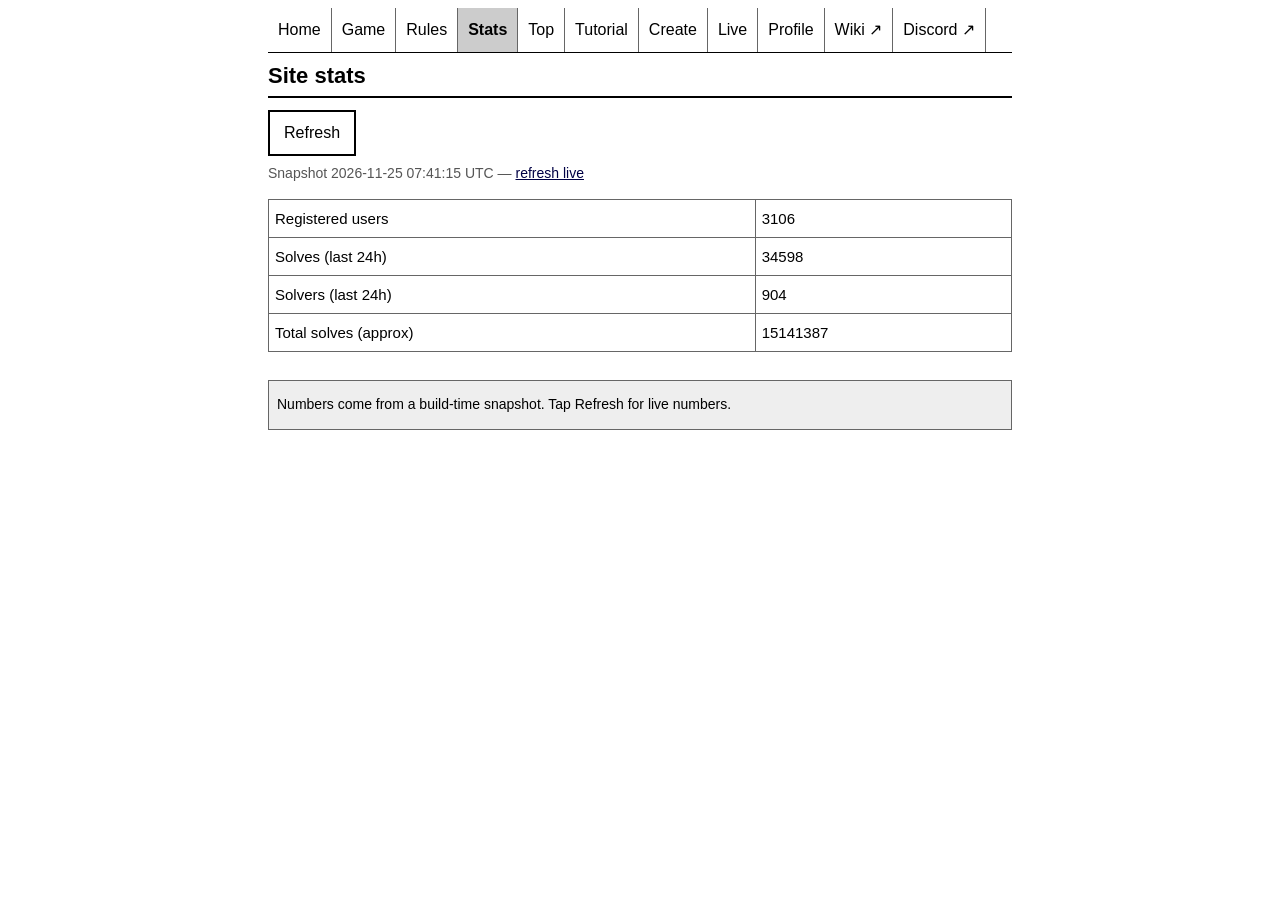
<file: static/stats.html>
<!DOCTYPE html>
<html lang="en">
<head>
<meta charset="UTF-8">
<meta name="viewport" content="width=device-width, initial-scale=1.0, user-scalable=no">
<title>Urjo — Stats</title>
<link rel="stylesheet" href="style.css">
</head>
<body>
<div class="wrap">

  <nav class="nav" id="nav"><!--nav:begin--><a href="home.html">Home</a><a href="index.html">Game</a><a href="rules.html">Rules</a><a href="stats.html" class="on">Stats</a><a href="top.html">Top</a><a href="tutorial.html">Tutorial</a><a href="create.html">Create</a><a href="live.html">Live</a><a href="profile.html">Profile</a><a href="https://urjo.miraheze.org/wiki/Main_Page" target="_blank" rel="noopener noreferrer">Wiki ↗</a><a href="https://discord.gg/t6JATXqUQm" target="_blank" rel="noopener noreferrer">Discord ↗</a><!--nav:end--></nav>
  <h1>Site stats</h1>

  <div id="toolbar">
    <button id="btn-refresh" class="btn">Refresh</button>
  </div>

  <div id="snapnote" class="muted"></div>
  <div id="stats" class="msg">Loading...</div>

  <div class="help">
    <p>Numbers come from a build-time snapshot. Tap Refresh for live numbers.</p>
  </div>

</div>
<script src="api.js"></script>
<script id="snap">window.SNAP = {"stats": {"registered_users":"3106","last_24h_solves":"34598","last_24h_solvers":"904","total_solves_approx":"15141387"}}; window.SNAP_META = {"generated":"2026-11-25T07:41:15.462687+00:00","key":"stats"};</script>
<script>
/* 8b3fd33a... -> { registered_users, last_24h_solves, last_24h_solvers,
                    total_solves_approx } (all strings) */
var STATS_FN = '8b3fd33af90fcae61bb866b5376aaafc75ecd95447d4971fc28b573dda94b898';
var snap = (window.SNAP && window.SNAP.stats) || null;

function render(r) {
  var el = document.getElementById('stats');
  var rows = [
    ['Registered users', r.registered_users],
    ['Solves (last 24h)', r.last_24h_solves],
    ['Solvers (last 24h)', r.last_24h_solvers],
    ['Total solves (approx)', r.total_solves_approx]
  ];
  var html = '<table class="data">';
  for (var i = 0; i < rows.length; i++) {
    html += '<tr><td>' + rows[i][0] + '</td><td class="num">' + esc(rows[i][1]) + '</td></tr>';
  }
  html += '</table>';
  el.innerHTML = html;
}

function load(live) {
  if (!live && snap) {
    render(snap);
    snapNote(document.getElementById('snapnote'), load);
    return;
  }
  serverFn(STATS_FN, null, function (err, val) {
    if (!err && val && val.result) {
      snap = val.result;
      render(snap);
      snapNote(document.getElementById('snapnote'), load);
      return;
    }
    if (snap) {
      render(snap);
      document.getElementById('snapnote').innerHTML =
        '<span class="flash">Live update failed \u2014 showing snapshot.</span>';
      return;
    }
    document.getElementById('stats').innerHTML =
      '<span class="flash">Could not load stats. Check the relay and Wi-Fi.</span>';
  });
}

document.getElementById('btn-refresh').onclick = function () { load(true); };
load(false);
</script>
</body>
</html>
</file>
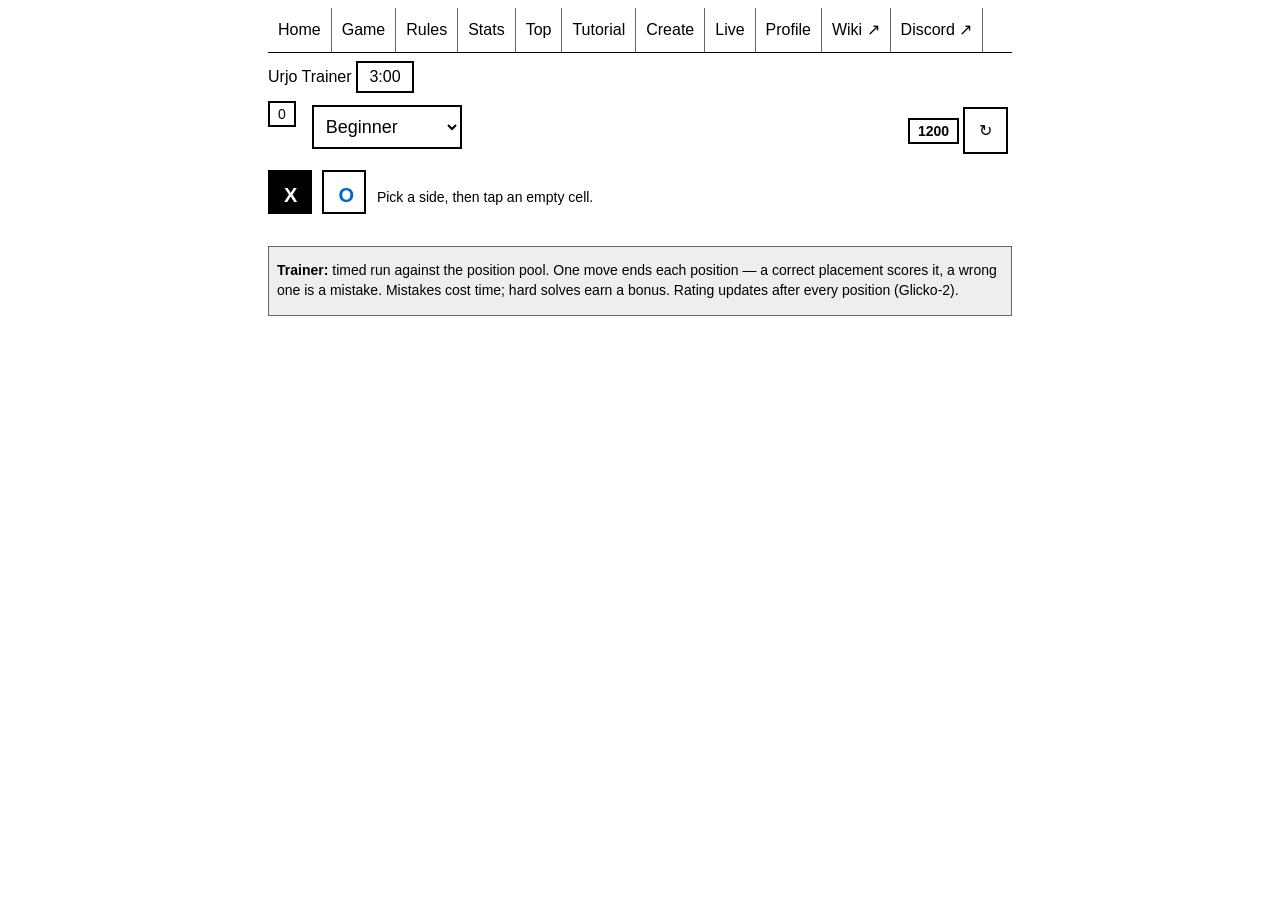
<file: static/trainer.html>
<!DOCTYPE html>
<html lang="en">
<head>
<meta charset="UTF-8">
<meta name="viewport" content="width=device-width, initial-scale=1.0, user-scalable=no">
<title>Urjo — Trainer</title>
<link rel="stylesheet" href="style.css">
<style>
  #tr-hdr { overflow: hidden; padding: 6px 0; font-size: 14px; }
  #tr-hdr .fl { float: left; margin-right: 10px; }
  #tr-hdr .fr { float: right; }
  #rating-chip { border: 2px solid #000; padding: 3px 8px; background: #fff; font-weight: bold; }
  #tr-count { border: 2px solid #000; padding: 3px 8px; margin-right: 6px; }
  #tr-timer { border: 2px solid #000; padding: 3px 8px; min-width: 58px; text-align: center; display: inline-block; }
  #deduct-badge { display: none; border: 2px solid #000; padding: 3px 6px; margin-right: 6px; background: #eee; }
  #tr-config { max-width: 150px; }
  #tr-tools { clear: both; overflow: hidden; padding: 6px 0; }
  #tr-tools .btn { min-width: 44px; min-height: 44px; margin: 2px 6px 2px 0; }
  #tr-status { min-height: 22px; font-size: 14px; padding: 4px 0; }
  #grid td.ghost .sym.faint { opacity: 0.28; }
  #grid td.ghost { cursor: pointer; }
  #grid td.locked { cursor: default; }
  #tr-end { display: none; border: 3px solid #000; padding: 12px; margin-top: 10px; background: #fff; }
  #tr-end h2 { margin: 0 0 8px; font-size: 20px; }
  #tr-end table { border-collapse: collapse; margin-bottom: 10px; }
  #tr-end td { border: 1px solid #666; padding: 4px 8px; font-size: 14px; }
  #tr-end td.k { background: #eee; font-weight: bold; }
  #tr-end .btn { min-height: 44px; margin: 4px 6px 0 0; }
  .muted { color: #555; }
</style>
</head>
<body>
<div class="wrap">

  <nav class="nav" id="nav"><!--nav:begin--><a href="home.html">Home</a><a href="index.html">Game</a><a href="rules.html">Rules</a><a href="stats.html">Stats</a><a href="top.html">Top</a><a href="tutorial.html">Tutorial</a><a href="create.html">Create</a><a href="live.html">Live</a><a href="profile.html">Profile</a><a href="https://urjo.miraheze.org/wiki/Main_Page" target="_blank" rel="noopener noreferrer">Wiki ↗</a><a href="https://discord.gg/t6JATXqUQm" target="_blank" rel="noopener noreferrer">Discord ↗</a><!--nav:end--></nav>

  <header class="hdr">
    <span>Urjo Trainer</span>
    <span id="tr-timer">3:00</span>
  </header>

  <div id="tr-hdr">
    <span class="fl"><span id="tr-count" title="Positions solved">0</span><span id="deduct-badge"></span></span>
    <span class="fl"><select id="tr-config" title="Trainer config">
      <option value="1">Beginner</option>
      <option value="2">Intermediate</option>
      <option value="3">Expert</option>
      <option value="4">Marathon</option>
      <option value="5">Sudden death</option>
    </select></span>
    <span class="fr"><span id="rating-chip" title="Glicko-2 player rating r=1200 rd=200 — used internally for matchmaking only.">1200</span>
    <button id="tr-restart" class="btn" title="Restart run">↻</button></span>
  </div>

  <div id="tr-tools">
    <button id="tr-pick-x" class="btn swatch swatch-x on" title="Place X">X</button>
    <button id="tr-pick-o" class="btn swatch swatch-o" title="Place O">O</button>
    <span id="tr-status">Pick a side, then tap an empty cell.</span>
  </div>

  <div id="grid-wrap">
    <table id="grid"></table>
  </div>

  <div id="tr-end">
    <h2 id="tr-end-title">Time is up</h2>
    <table id="tr-stats"></table>
    <button id="tr-again" class="btn primary">Restart</button>
    <button id="tr-share" class="btn">Share</button>
    <span id="tr-share-state" class="muted"></span>
  </div>

  <div class="help">
    <p><b>Trainer:</b> timed run against the position pool. One move ends each position — a correct placement scores it, a wrong one is a mistake. Mistakes cost time; hard solves earn a bonus. Rating updates after every position (Glicko-2).</p>
  </div>

</div>
<script src="api.js"></script>
<script src="puzzlib.js"></script>
<script src="pool.js"></script>
<script src="trainer.js"></script>
</body>
</html>
</file>
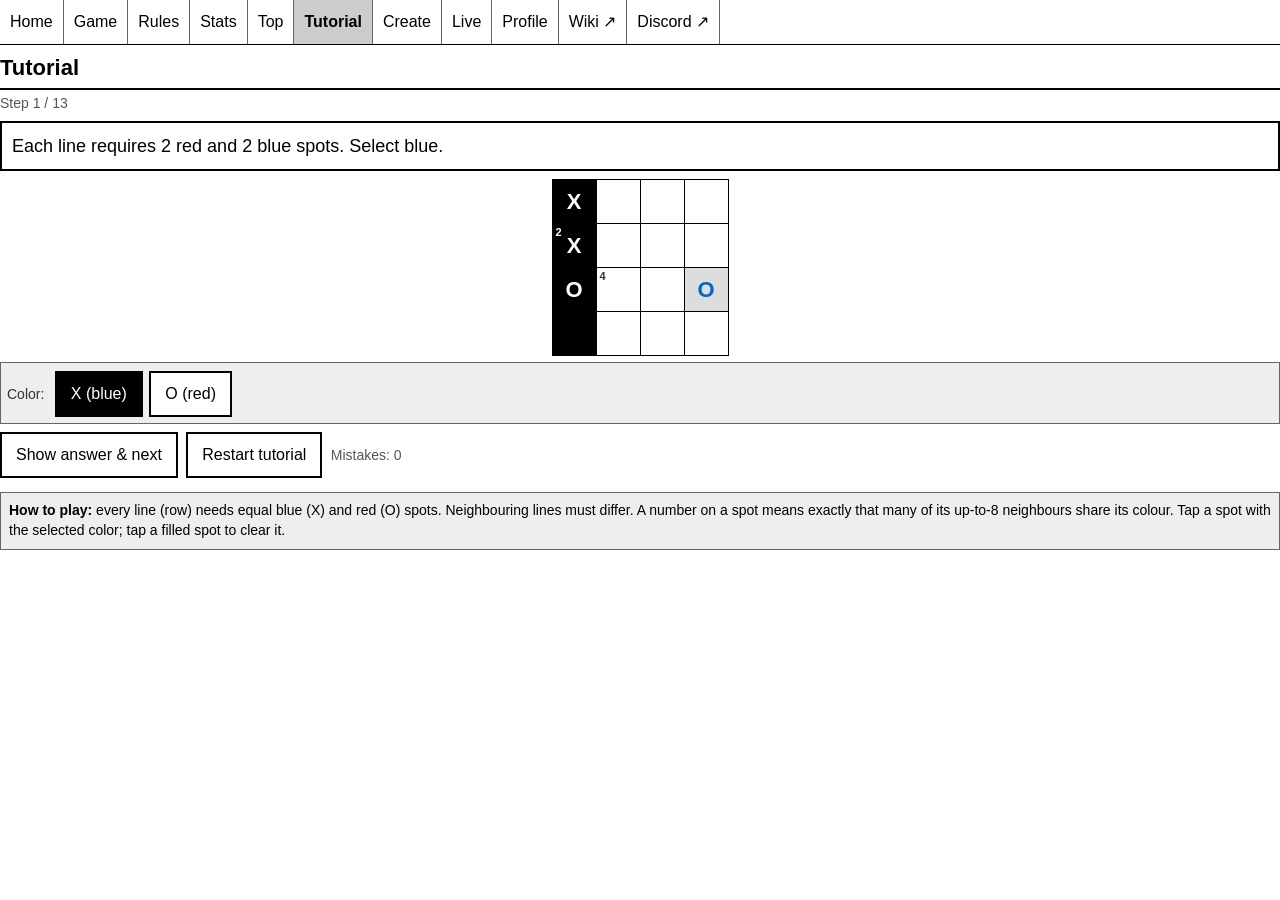
<file: static/tutorial.html>
<!DOCTYPE html>
<html lang="en">
<head>
<meta charset="utf-8">
<meta name="viewport" content="width=device-width, initial-scale=1">
<title>Urjo — Tutorial</title>
<link rel="stylesheet" href="style.css">
</head>
<body>
<nav class="nav" id="nav"><!--nav:begin--><a href="home.html">Home</a><a href="index.html">Game</a><a href="rules.html">Rules</a><a href="stats.html">Stats</a><a href="top.html">Top</a><a href="tutorial.html" class="on">Tutorial</a><a href="create.html">Create</a><a href="live.html">Live</a><a href="profile.html">Profile</a><a href="https://urjo.miraheze.org/wiki/Main_Page" target="_blank" rel="noopener noreferrer">Wiki ↗</a><a href="https://discord.gg/t6JATXqUQm" target="_blank" rel="noopener noreferrer">Discord ↗</a><!--nav:end--></nav>
<main>
<h1>Tutorial</h1>
<div id="step-line" class="muted">Loading…</div>
<div class="instr" id="instr"></div>
<table id="grid" class="viewer"></table>
<div class="palette" id="palette">
  <span class="lbl">Color:</span>
  <button class="btn on" data-v="X" id="pal-x">X (blue)</button>
  <button class="btn" data-v="O" id="pal-o">O (red)</button>
</div>
<div class="toolbar">
  <button class="btn" id="btn-answer">Show answer &amp; next</button>
  <button class="btn" id="btn-restart">Restart tutorial</button>
  <span class="muted" id="tut-status"></span>
</div>
<div id="done" style="display:none">
  <div class="instr">Tutorial complete. Continue below.</div>
  <div class="toolbar">
    <a class="btn" href="index.html">Play the game</a>
    <a class="btn" href="rules.html">Rules</a>
    <a class="btn" href="create.html">Create</a>
  </div>
</div>
<div class="help">
  <strong>How to play:</strong> every line (row) needs equal blue (X) and red (O)
  spots. Neighbouring lines must differ. A number on a spot means exactly that
  many of its up-to-8 neighbours share its colour. Tap a spot with the selected
  color; tap a filled spot to clear it.
</div>
</main>
<script src="api.js"></script>
<script src="puzzlib.js"></script>
<script>
(function () {
  'use strict';
  function $(id) { return document.getElementById(id); }

  var RAW = [
    '3002f0201m210202 (0,4,8,12) Each line requires 2 red and 2 blue spots. Select blue.',
    '3002f0201m211202 (8,9,10,11) This line already contains 2 blue spots. Color the remaining spots red.',
    '3002f0201n211202 (8,9,10,11) This line already contains 2 blue spots. Color the remaining spots red.',
    '3002f0201n311202 (0,1,4,5,8,9) Red spot with number 2 must have 2 red spots around it. Color the remaining spots blue.',
    '3102f0201n311202 (0,1,4,5,8,9) Red spot with number 2 must have 2 red spots around it. Color the remaining spots blue.',
    '3102f1201n311202 (1,5,9,13) Required: 2 red and 2 blue spots.',
    '3102f1201n311302 (8,9,10,11,12,13,14,15) Adjacent lines must be different. This spot cannot be red, as it would create identical lines.',
    '3102f1201n311312 (12,13,14,15) Required: 2 red and 2 blue spots.',
    '3102f1201n311313 (4,5,6,8,9,10,12,13,14) Red spot with number 4 requires 4 red spots around it. Currently 3 red spots present. Color the last undecided spot red.',
    '3102f1301n311313 (2,6,10,14) Required: 2 red and 2 blue spots.',
    '3112f1301n311313 (0,1,2,3)',
    '3113f1301n311313 (3,7,11,15)',
    '3113f1311n311313 Tutorial complete. Continue below.'
  ];

  var STEPS = [], i;
  for (i = 0; i < RAW.length; i++) {
    var m = RAW[i].match(/^(\S+)(?: \(([^)]*)\))?\s*(.*)$/);
    var cl = [];
    if (m[2]) {
      var parts = m[2].split(',');
      for (var j = 0; j < parts.length; j++) cl.push(parseInt(parts[j], 10));
    }
    STEPS.push({ setup: m[1], cells: cl, text: m[3] });
  }

  var idx = 0, side = 4, cells = [], selected = 'X', mistakes = 0;
  var advanceTimer = null;

  function nextTarget() {
    return idx + 1 < STEPS.length ? STEPS[idx + 1] : null;
  }

  function matches(st) {
    var i, cell;
    if (!st) return false;
    var tgt = Puzz.decodeSetup(st.setup);
    for (i = 0; i < cells.length; i++) {
      cell = cells[i];
      if (cell.filled !== tgt[i].colored) return false;
      if (tgt[i].colored && cell.value !== tgt[i].solution) return false;
    }
    return true;
  }

  function render() {
    var t = $('grid');
    t.innerHTML = '';
    var r, c, idx2, td, tr;
    for (r = 0; r < side; r++) {
      tr = document.createElement('tr');
      for (c = 0; c < side; c++) {
        idx2 = r * side + c;
        td = document.createElement('td');
        Puzz.paintCell(td, cells[idx2]);
        var hl = false, k;
        for (k = 0; k < STEPS[idx].cells.length; k++) {
          if (STEPS[idx].cells[k] === idx2) { hl = true; break; }
        }
        if (hl) td.className += ' hl';
        if (!cells[idx2].colored) td.className += ' editable';
        td.setAttribute('data-i', idx2);
        tr.appendChild(td);
      }
      t.appendChild(tr);
    }
  }

  function updateStatus() {
    $('tut-status').textContent = 'Mistakes: ' + mistakes;
    $('step-line').textContent = 'Step ' + (idx + 1) + ' / ' + STEPS.length;
  }

  function loadStep() {
    var st = STEPS[idx];
    side = Puzz.sideOf(st.setup);
    cells = Puzz.decodeSetup(st.setup);
    render();
    updateStatus();
    var text = st.text || 'Color the highlighted cells.';
    $('instr').textContent = text;
    if (idx === STEPS.length - 1) {
      $('done').style.display = 'block';
      $('palette').style.display = 'none';
      $('btn-answer').style.display = 'none';
      /* real site posts welcome-finish here; ignore errors */
      serverFn('24df7870e956532f16e56cfd35da00534ec64e9a233d13fa397a19b641065c4e',
               {}, function () {});
    } else {
      $('done').style.display = 'none';
    }
  }

  function advance() {
    if (advanceTimer) return;
    advanceTimer = setTimeout(function () {
      advanceTimer = null;
      if (idx < STEPS.length - 1) {
        idx++;
        loadStep();
      }
    }, 350);
  }

  function afterChange() {
    render();
    updateStatus();
    if (nextTarget() && matches(nextTarget())) advance();
  }

  function tap(idx2) {
    if (advanceTimer) return;
    var cell = cells[idx2];
    if (cell.colored) return;
    if (cell.filled) {
      cell.filled = false;
      cell.value = null;
      afterChange();
      return;
    }
    var tgt = nextTarget();
    if (tgt) {
      var want = Puzz.decodeSetup(tgt.setup)[idx2];
      if (!want.colored || want.solution !== selected) mistakes++;
    }
    cell.filled = true;
    cell.value = selected;
    afterChange();
  }

  $('grid').onclick = function (e) {
    var td = e.target;
    while (td && td !== this && !td.getAttribute('data-i')) td = td.parentNode;
    if (!td || !td.getAttribute) return;
    var v = td.getAttribute('data-i');
    if (v === null) return;
    tap(parseInt(v, 10));
  };

  function selectColor(v) {
    selected = v;
    $('pal-x').className = v === 'X' ? 'btn on' : 'btn';
    $('pal-o').className = v === 'O' ? 'btn on' : 'btn';
  }
  $('pal-x').onclick = function () { selectColor('X'); };
  $('pal-o').onclick = function () { selectColor('O'); };

  $('btn-answer').onclick = function () {
    if (idx >= STEPS.length - 1 || advanceTimer) return;
    var tgt = Puzz.decodeSetup(STEPS[idx + 1].setup);
    for (var i2 = 0; i2 < cells.length; i2++) {
      cells[i2].filled = tgt[i2].colored;
      cells[i2].value = tgt[i2].colored ? tgt[i2].solution : null;
    }
    advance();
    render();
    updateStatus();
  };

  $('btn-restart').onclick = function () {
    idx = 0; mistakes = 0;
    if (advanceTimer) { clearTimeout(advanceTimer); advanceTimer = null; }
    loadStep();
  };

  loadStep();
})();
</script>
</body>
</html>
</file>
<file: static/style.css>
/* Urjo Kindle Paperwhite 2 stylesheet.
 * Conservative e-ink CSS: no flexbox, no grid, no animation, no fixed positioning.
 * Floats and inline-blocks only; 44px minimum tap targets; grayscale-safe colors.
 * Grayscale PW2: feedback uses inversion/frames (visible in 16 gray levels),
 * never near-white fills; no gray tap-highlight flash; no selection flash.
 */

* { box-sizing: border-box; }
html, body {
  margin: 0;
  padding: 0;
  background: #fff;
  color: #000;
  font-family: sans-serif;
  font-size: 16px;
  line-height: 1.4;
  -webkit-text-size-adjust: none;
}
/* e-ink: transparent tap flash, no accidental selection (black flash) */
body {
  -webkit-tap-highlight-color: transparent;
  -webkit-user-select: none;
  user-select: none;
}
input, textarea, select {
  -webkit-user-select: text;
  user-select: text;
}
::selection { background: #000; color: #fff; }

/* ---- layout ------------------------------------------------------- */
.wrap {
  margin: 0 auto;
  max-width: 760px;
  padding: 8px;
}
h1 {
  font-size: 22px;
  margin: 8px 0 4px;
  border-bottom: 2px solid #000;
  padding-bottom: 4px;
}
h2 { font-size: 18px; margin: 14px 0 6px; }
p  { margin: 6px 0; }
a  { color: #004; }

/* ---- nav ---------------------------------------------------------- */
.nav {
  overflow: hidden;
  border-bottom: 1px solid #000;
  margin-bottom: 8px;
}
.nav a {
  display: inline-block;
  padding: 12px 10px;
  min-height: 44px;
  line-height: 20px;
  color: #000;
  text-decoration: none;
  border-right: 1px solid #666;
}
.nav a.on {
  font-weight: bold;
  background: #ccc;
}

/* ---- header / status ---------------------------------------------- */
.hdr { overflow: hidden; margin-bottom: 6px; }
.hdr .title { font-size: 20px; font-weight: bold; float: left; padding: 10px 0; }
.hdr .timer {
  float: right;
  font-size: 26px;
  font-weight: bold;
  font-family: monospace;
  padding: 6px 4px;
  min-width: 90px;
  text-align: right;
}
.tools { overflow: hidden; margin-bottom: 6px; }
.btn {
  display: inline-block;
  padding: 12px 14px;
  min-height: 44px;
  min-width: 44px;
  margin: 2px 4px 2px 0;
  font-size: 16px;
  background: #fff;
  color: #000;
  border: 2px solid #000;
  text-decoration: none;
  cursor: pointer;
}
.btn:active, .btn.on { background: #000; color: #fff; }
.mist { float: right; padding: 12px 4px; font-size: 16px; }
.status { clear: both; padding: 6px 0; font-size: 16px; min-height: 26px; }
.flash  { color: #900; font-weight: bold; }
.ok     { color: #060; font-weight: bold; }

/* ---- game grid ----------------------------------------------------- */
table.grid { border-collapse: collapse; margin: 6px 0; }
td.cell, th.cell {
  border: 2px solid #666;
  width: 52px;
  height: 52px;
  min-width: 52px;
  padding: 0;
  position: relative;
  text-align: center;
  vertical-align: middle;
  font-size: 24px;
  cursor: pointer;
  background: #fff;
}
th.cell { background: #eee; font-size: 16px; cursor: default; }
td.cell .num {
  position: absolute;
  top: 1px;
  left: 3px;
  font-size: 11px;
  color: #444;
}
.x { color: #a00; font-weight: bold; }
.o { color: #04c; font-weight: bold; }
.mistake { background: #ddd; }
.flash-ok { background: #fff; }
.flash-bad { background: #bbb; }

/* ---- forms / tables ------------------------------------------------ */
label { display: block; margin: 8px 0 2px; font-weight: bold; }
input[type=text], input[type=email], input[type=password], select {
  width: 100%;
  max-width: 480px;
  padding: 12px 8px;
  min-height: 44px;
  font-size: 16px;
  border: 2px solid #000;
  background: #fff;
}
table.data {
  border-collapse: collapse;
  width: 100%;
  margin: 8px 0;
  font-size: 15px;
}
table.data th, table.data td {
  border: 1px solid #666;
  padding: 8px 6px;
  text-align: left;
}
table.data th { background: #eee; }
table.data tr.you td { background: #ddd; font-weight: bold; }
td.num, th.num { text-align: right; }

/* ---- game page (KUAL port) ------------------------------------------ */
.hdr { overflow: hidden; }
#title { float: left; font-size: 22px; font-weight: bold; padding: 6px 0; }
#timer { float: right; font-size: 22px; font-family: monospace; padding: 6px 0; }
#toolbar { clear: both; overflow: hidden; padding: 6px 0; }
#picker { display: inline-block; margin-left: 8px; vertical-align: middle; }
.swatch {
  font-size: 20px; font-weight: bold;
  width: 44px; height: 44px;
  border: 2px solid #000;
  margin-right: 6px; cursor: pointer;
  background: #fff; color: #000;
}
.swatch-x { color: #c00; }
.swatch-o { color: #06c; }
.swatch.selected { background: #000; color: #fff; }
.swatch-x.selected { background: #c00; border-color: #c00; color: #fff; }
.swatch-o.selected { background: #06c; border-color: #06c; color: #fff; }
#mistakes { float: right; font-size: 16px; line-height: 44px; }
#status { clear: both; min-height: 24px; font-size: 15px; padding: 4px 0; font-weight: bold; }
/* grayscale: red/green collapse to near-identical grays — mark with text, not hue */
#status.err { color: #000; font-weight: bold; }
#status.err::before { content: "! "; }
#status.ok  { color: #000; }
#status.ok::before  { content: "OK "; }
#grid-wrap { text-align: center; padding: 6px 0; }
#grid { margin: 0 auto; border-collapse: collapse; table-layout: fixed; }
#grid td {
  width: 44px; height: 44px;
  border: 1px solid #000;
  text-align: center; vertical-align: middle;
  font-size: 22px; font-weight: bold;
  cursor: pointer; padding: 0;
  position: relative;
  background: #fff;
}
#grid td.given { background: #ddd; cursor: default; }
#grid td.x { color: #c00; }
#grid td.o { color: #06c; }
#grid td.has-num { background: #fff; }
#grid td .num {
  position: absolute; top: 1px; left: 3px;
  font-size: 11px; font-weight: bold; color: #333;
}
#grid td .sym { display: inline-block; }
/* grayscale feedback: bad = full cell inversion, good = 3px inner frame (no fill flash) */
#grid td.flash-bad { background: #000; color: #fff; }
#grid td.flash-bad .num { color: #fff; }
#grid td.flash-good {
  background: #fff;
  -webkit-box-shadow: inset 0 0 0 3px #000;
  box-shadow: inset 0 0 0 3px #000;
}
#footer { overflow: hidden; padding: 6px 0; }
#btn-save { float: left; }
#btn-resume { float: left; margin-left: 6px; }
#btn-result { float: left; margin-left: 6px; display: none; }
#save-state { float: right; font-size: 14px; line-height: 36px; color: #555; }

/* ---- result screen -------------------------------------------------- */
#result {
  display: none;
  border: 2px solid #000;
  background: #fff;
  padding: 12px;
  margin: 8px 0;
  text-align: center;
}
#result h2 { font-size: 24px; margin: 4px 0 10px; }
#result .res-line { margin: 6px 0; font-size: 18px; }
#result .res-btns { margin-top: 14px; }
#result .res-btns .btn { margin: 4px; }

/* ---- misc ----------------------------------------------------------- */
.field { margin: 6px 0; }
.btn.primary { background: #000; color: #fff; }
.btn.primary:active { background: #444; }
.btn.disabled { background: #fff; color: #666; border: 2px solid #999; }
.help {
  border: 1px solid #666;
  background: #eee;
  padding: 8px;
  margin-top: 12px;
  font-size: 14px;
}
.foot { clear: both; margin-top: 10px; font-size: 13px; color: #333; }
.msg { padding: 8px 0; min-height: 24px; }
.big { font-size: 20px; }
.muted { color: #555; font-size: 14px; }
ul.plain { margin: 6px 0; padding-left: 22px; }

/* ---- shared page bits (home/tutorial/create/trainer/live) ----------- */
#grid td.hl { background: #000; color: #fff; }
#grid td.hl .num, #grid td.hl .sym { color: #fff; }
#grid td.editable { cursor: pointer; }
#grid.viewer td { cursor: default; }
#grid td .gsol {
  position: absolute; right: 1px; bottom: 0;
  font-size: 10px; color: #555; line-height: 1;
}
#grid td { position: relative; }

.instr {
  border: 2px solid #000; background: #fff;
  padding: 10px; margin: 8px 0; font-size: 18px; line-height: 1.45;
}
.instr .hl { background: #000; color: #fff; padding: 0 4px; }

.toolbar { margin: 6px 0; overflow: hidden; }
.toolbar .btn { margin: 2px 4px 2px 0; }
.toolbar .grp { display: inline-block; vertical-align: top; }
.palette {
  border: 1px solid #666; background: #eee;
  padding: 6px; margin: 6px 0; overflow: hidden;
}
.palette .btn { min-width: 44px; margin: 2px 2px 0 0; }
.palette .btn.on { background: #000; color: #fff; }
.palette .lbl { display: inline-block; font-size: 14px; color: #333;
  vertical-align: middle; margin-right: 6px; }

.stats-table { border-collapse: collapse; margin: 8px 0; }
.stats-table th, .stats-table td {
  border: 1px solid #666; padding: 5px 10px;
  font-size: 16px; text-align: left;
}
.stats-table th { background: #eee; }

.feed { margin: 8px 0; }
.feed-item {
  border: 1px solid #666; background: #fff;
  padding: 8px; margin: 6px 0;
}
.feed-item .fi-head { font-weight: bold; font-size: 17px; }
.feed-item .fi-sub { font-size: 14px; color: #333; margin-top: 3px; }
.feed-item .btn { margin-top: 6px; }

.setup-box { width: 100%; height: 70px; font-size: 16px; }
select { font-size: 18px; padding: 8px; min-height: 44px; }

.big-num { font-size: 28px; font-weight: bold; }
.timer-low { background: #000; color: #fff; padding: 0 6px; }
</file>
